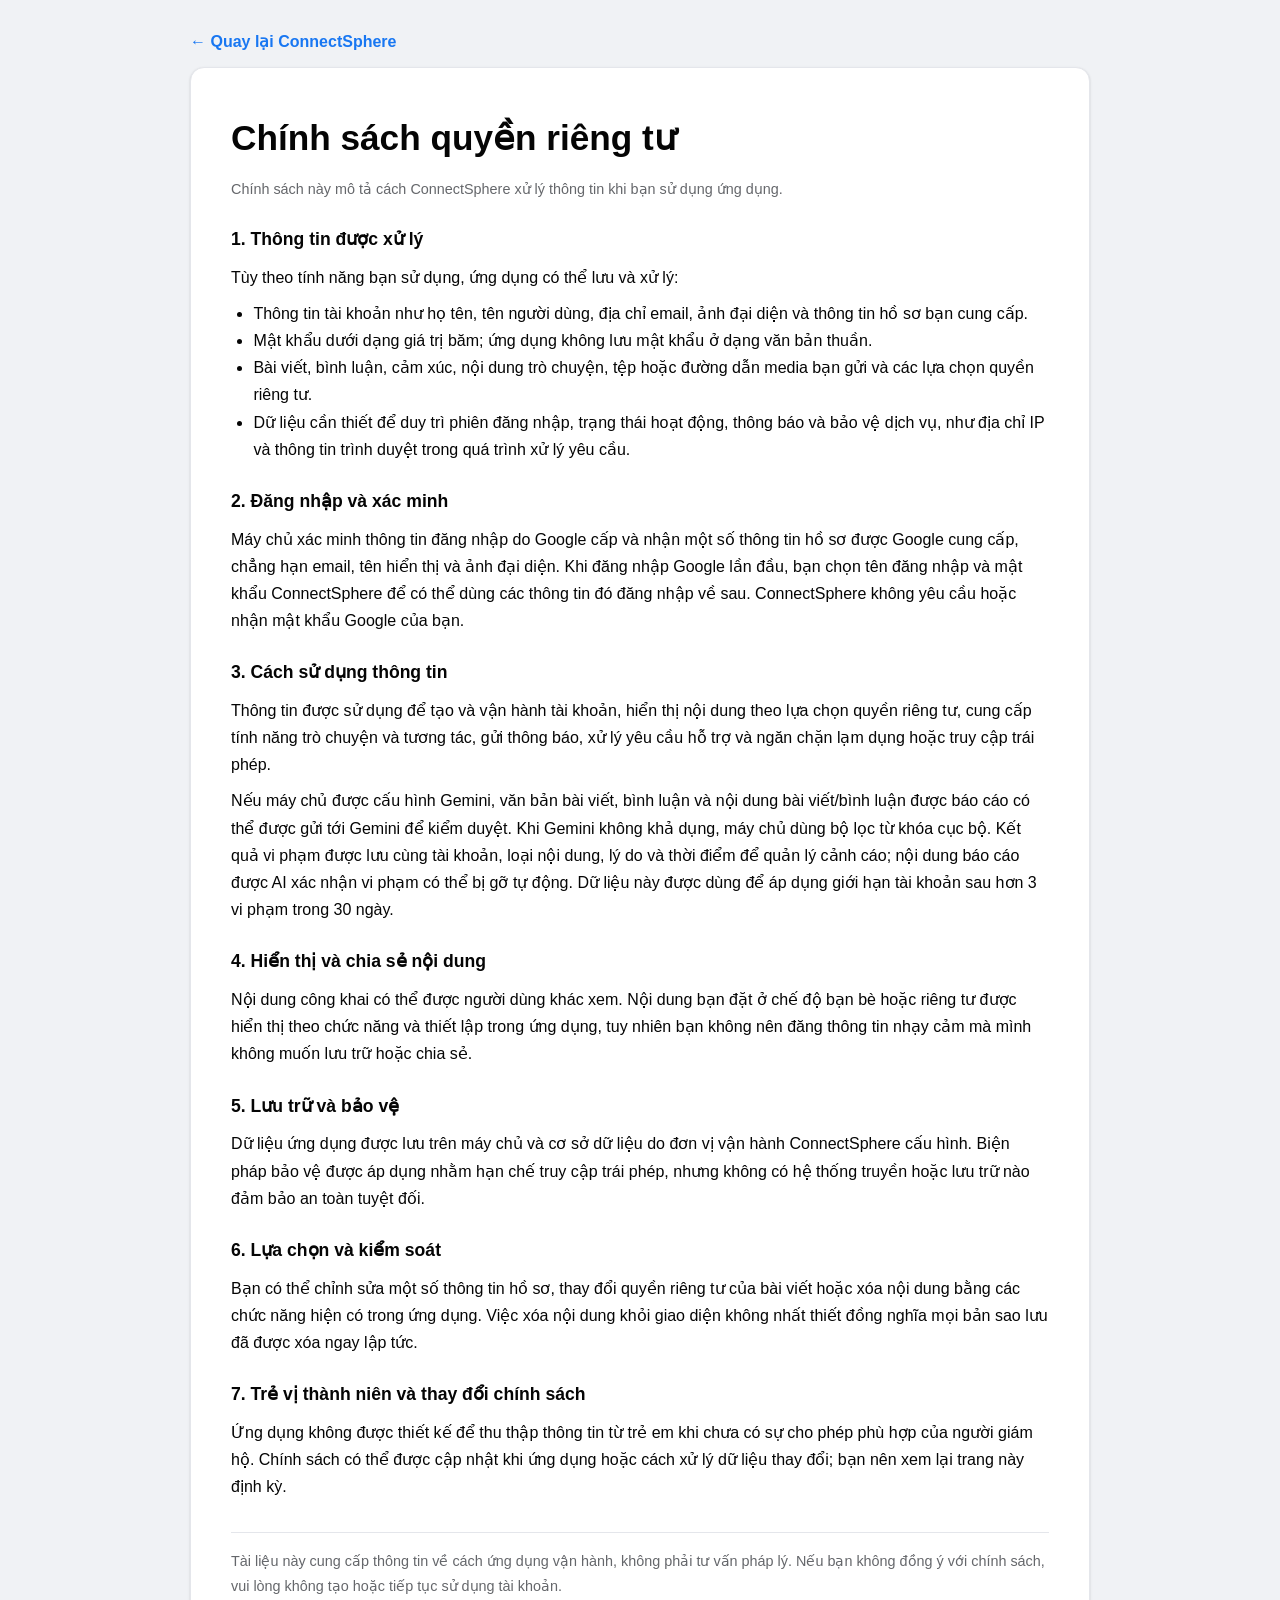
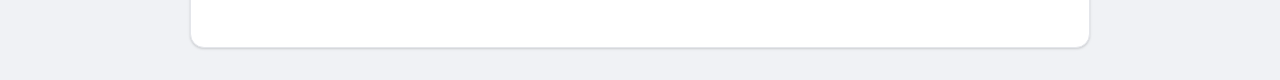
<file: static/privacy.html>
<!DOCTYPE html>
<html lang="vi" data-theme="light">
<head>
  <meta charset="UTF-8">
  <meta name="viewport" content="width=device-width, initial-scale=1.0">
  <title>Chính sách quyền riêng tư - ConnectSphere</title>
  <script>if (localStorage.getItem('cs_theme') === 'dark') document.documentElement.dataset.theme = 'dark';</script>
  <link rel="stylesheet" href="css/style.css?v=20261115-gif-saved">
</head>
<body>
  <main class="legal-page">
    <a class="legal-back-link" href="index.html">← Quay lại ConnectSphere</a>
    <article class="legal-card">
      <h1>Chính sách quyền riêng tư</h1>
      <p class="legal-updated">Chính sách này mô tả cách ConnectSphere xử lý thông tin khi bạn sử dụng ứng dụng.</p>

      <h2>1. Thông tin được xử lý</h2>
      <p>Tùy theo tính năng bạn sử dụng, ứng dụng có thể lưu và xử lý:</p>
      <ul>
        <li>Thông tin tài khoản như họ tên, tên người dùng, địa chỉ email, ảnh đại diện và thông tin hồ sơ bạn cung cấp.</li>
        <li>Mật khẩu dưới dạng giá trị băm; ứng dụng không lưu mật khẩu ở dạng văn bản thuần.</li>
        <li>Bài viết, bình luận, cảm xúc, nội dung trò chuyện, tệp hoặc đường dẫn media bạn gửi và các lựa chọn quyền riêng tư.</li>
        <li>Dữ liệu cần thiết để duy trì phiên đăng nhập, trạng thái hoạt động, thông báo và bảo vệ dịch vụ, như địa chỉ IP và thông tin trình duyệt trong quá trình xử lý yêu cầu.</li>
      </ul>

      <h2>2. Đăng nhập và xác minh</h2>
      <p>Máy chủ xác minh thông tin đăng nhập do Google cấp và nhận một số thông tin hồ sơ được Google cung cấp, chẳng hạn email, tên hiển thị và ảnh đại diện. Khi đăng nhập Google lần đầu, bạn chọn tên đăng nhập và mật khẩu ConnectSphere để có thể dùng các thông tin đó đăng nhập về sau. ConnectSphere không yêu cầu hoặc nhận mật khẩu Google của bạn.</p>

      <h2>3. Cách sử dụng thông tin</h2>
      <p>Thông tin được sử dụng để tạo và vận hành tài khoản, hiển thị nội dung theo lựa chọn quyền riêng tư, cung cấp tính năng trò chuyện và tương tác, gửi thông báo, xử lý yêu cầu hỗ trợ và ngăn chặn lạm dụng hoặc truy cập trái phép.</p>
      <p>Nếu máy chủ được cấu hình Gemini, văn bản bài viết, bình luận và nội dung bài viết/bình luận được báo cáo có thể được gửi tới Gemini để kiểm duyệt. Khi Gemini không khả dụng, máy chủ dùng bộ lọc từ khóa cục bộ. Kết quả vi phạm được lưu cùng tài khoản, loại nội dung, lý do và thời điểm để quản lý cảnh cáo; nội dung báo cáo được AI xác nhận vi phạm có thể bị gỡ tự động. Dữ liệu này được dùng để áp dụng giới hạn tài khoản sau hơn 3 vi phạm trong 30 ngày.</p>

      <h2>4. Hiển thị và chia sẻ nội dung</h2>
      <p>Nội dung công khai có thể được người dùng khác xem. Nội dung bạn đặt ở chế độ bạn bè hoặc riêng tư được hiển thị theo chức năng và thiết lập trong ứng dụng, tuy nhiên bạn không nên đăng thông tin nhạy cảm mà mình không muốn lưu trữ hoặc chia sẻ.</p>

      <h2>5. Lưu trữ và bảo vệ</h2>
      <p>Dữ liệu ứng dụng được lưu trên máy chủ và cơ sở dữ liệu do đơn vị vận hành ConnectSphere cấu hình. Biện pháp bảo vệ được áp dụng nhằm hạn chế truy cập trái phép, nhưng không có hệ thống truyền hoặc lưu trữ nào đảm bảo an toàn tuyệt đối.</p>

      <h2>6. Lựa chọn và kiểm soát</h2>
      <p>Bạn có thể chỉnh sửa một số thông tin hồ sơ, thay đổi quyền riêng tư của bài viết hoặc xóa nội dung bằng các chức năng hiện có trong ứng dụng. Việc xóa nội dung khỏi giao diện không nhất thiết đồng nghĩa mọi bản sao lưu đã được xóa ngay lập tức.</p>

      <h2>7. Trẻ vị thành niên và thay đổi chính sách</h2>
      <p>Ứng dụng không được thiết kế để thu thập thông tin từ trẻ em khi chưa có sự cho phép phù hợp của người giám hộ. Chính sách có thể được cập nhật khi ứng dụng hoặc cách xử lý dữ liệu thay đổi; bạn nên xem lại trang này định kỳ.</p>

      <p class="legal-note">Tài liệu này cung cấp thông tin về cách ứng dụng vận hành, không phải tư vấn pháp lý. Nếu bạn không đồng ý với chính sách, vui lòng không tạo hoặc tiếp tục sử dụng tài khoản.</p>
    </article>
  </main>
</body>
</html>
</file>
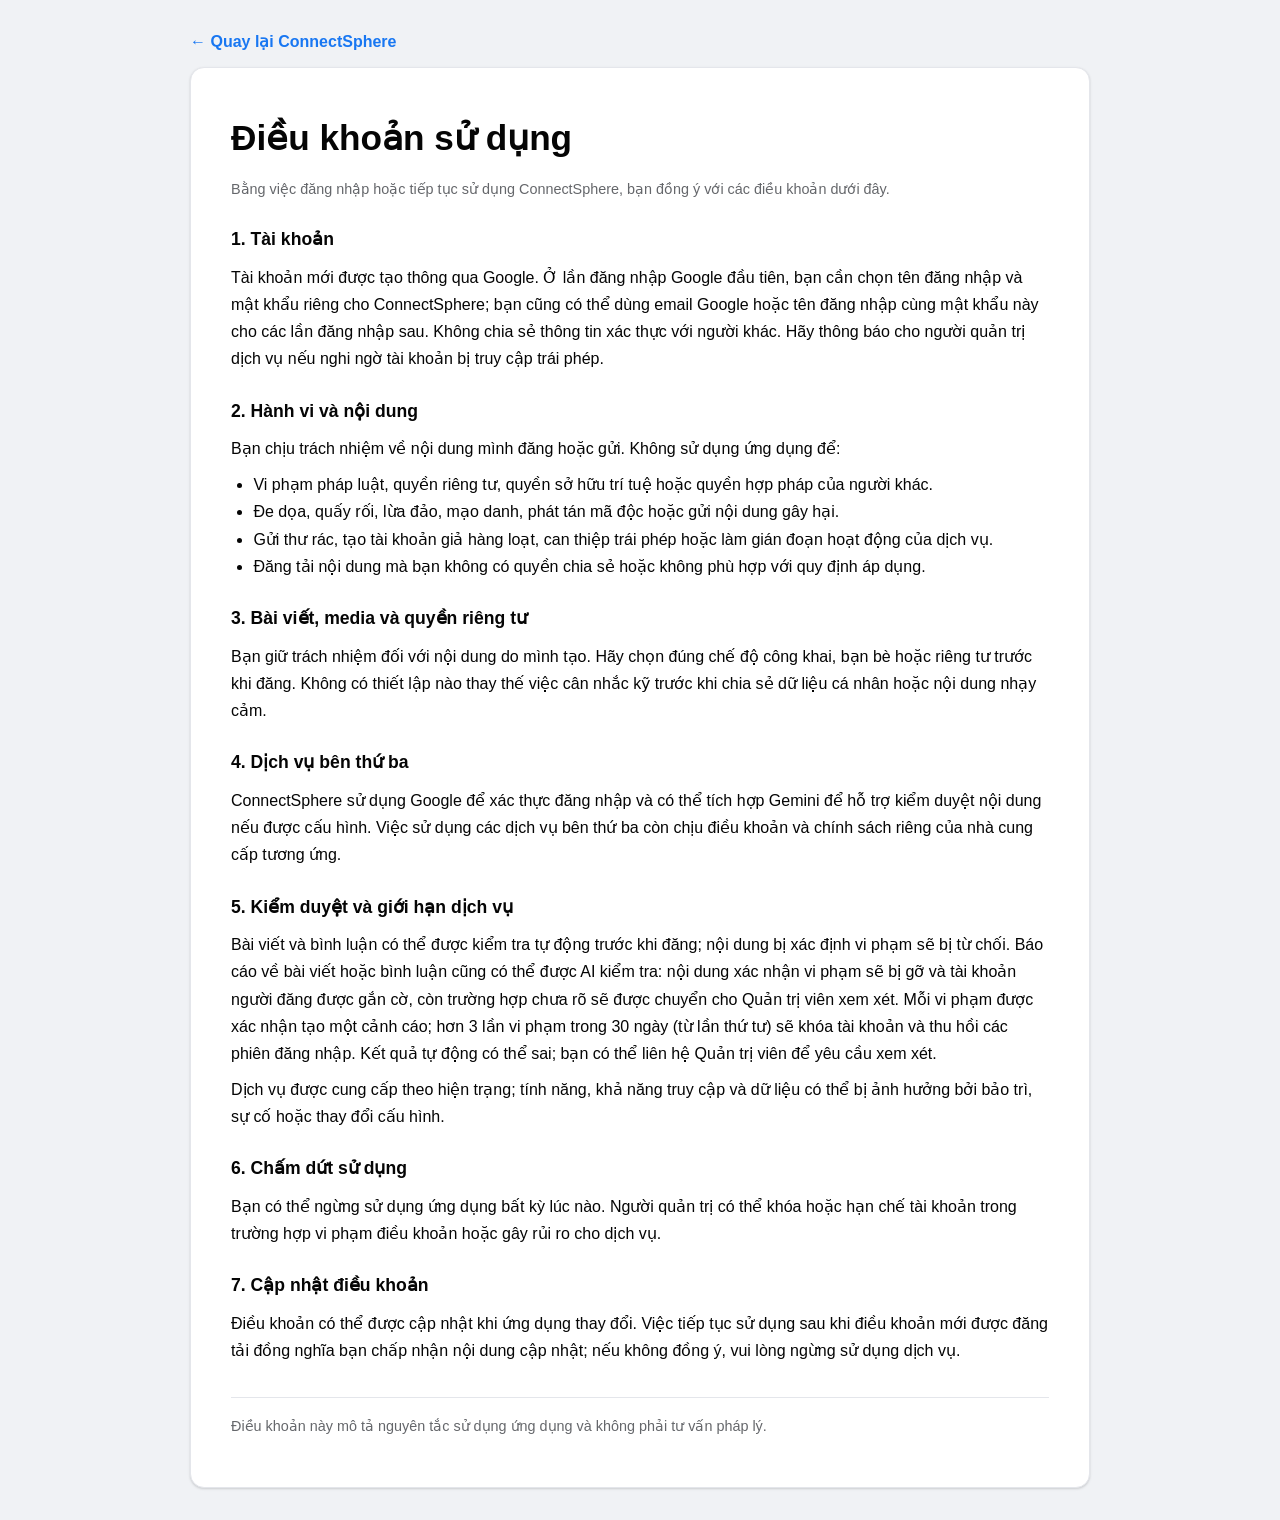
<file: static/terms.html>
<!DOCTYPE html>
<html lang="vi" data-theme="light">
<head>
  <meta charset="UTF-8">
  <meta name="viewport" content="width=device-width, initial-scale=1.0">
  <title>Điều khoản sử dụng - ConnectSphere</title>
  <script>if (localStorage.getItem('cs_theme') === 'dark') document.documentElement.dataset.theme = 'dark';</script>
  <link rel="stylesheet" href="css/style.css?v=20261115-gif-saved">
</head>
<body>
  <main class="legal-page">
    <a class="legal-back-link" href="index.html">← Quay lại ConnectSphere</a>
    <article class="legal-card">
      <h1>Điều khoản sử dụng</h1>
      <p class="legal-updated">Bằng việc đăng nhập hoặc tiếp tục sử dụng ConnectSphere, bạn đồng ý với các điều khoản dưới đây.</p>

      <h2>1. Tài khoản</h2>
      <p>Tài khoản mới được tạo thông qua Google. Ở lần đăng nhập Google đầu tiên, bạn cần chọn tên đăng nhập và mật khẩu riêng cho ConnectSphere; bạn cũng có thể dùng email Google hoặc tên đăng nhập cùng mật khẩu này cho các lần đăng nhập sau. Không chia sẻ thông tin xác thực với người khác. Hãy thông báo cho người quản trị dịch vụ nếu nghi ngờ tài khoản bị truy cập trái phép.</p>

      <h2>2. Hành vi và nội dung</h2>
      <p>Bạn chịu trách nhiệm về nội dung mình đăng hoặc gửi. Không sử dụng ứng dụng để:</p>
      <ul>
        <li>Vi phạm pháp luật, quyền riêng tư, quyền sở hữu trí tuệ hoặc quyền hợp pháp của người khác.</li>
        <li>Đe dọa, quấy rối, lừa đảo, mạo danh, phát tán mã độc hoặc gửi nội dung gây hại.</li>
        <li>Gửi thư rác, tạo tài khoản giả hàng loạt, can thiệp trái phép hoặc làm gián đoạn hoạt động của dịch vụ.</li>
        <li>Đăng tải nội dung mà bạn không có quyền chia sẻ hoặc không phù hợp với quy định áp dụng.</li>
      </ul>

      <h2>3. Bài viết, media và quyền riêng tư</h2>
      <p>Bạn giữ trách nhiệm đối với nội dung do mình tạo. Hãy chọn đúng chế độ công khai, bạn bè hoặc riêng tư trước khi đăng. Không có thiết lập nào thay thế việc cân nhắc kỹ trước khi chia sẻ dữ liệu cá nhân hoặc nội dung nhạy cảm.</p>

      <h2>4. Dịch vụ bên thứ ba</h2>
      <p>ConnectSphere sử dụng Google để xác thực đăng nhập và có thể tích hợp Gemini để hỗ trợ kiểm duyệt nội dung nếu được cấu hình. Việc sử dụng các dịch vụ bên thứ ba còn chịu điều khoản và chính sách riêng của nhà cung cấp tương ứng.</p>

      <h2>5. Kiểm duyệt và giới hạn dịch vụ</h2>
      <p>Bài viết và bình luận có thể được kiểm tra tự động trước khi đăng; nội dung bị xác định vi phạm sẽ bị từ chối. Báo cáo về bài viết hoặc bình luận cũng có thể được AI kiểm tra: nội dung xác nhận vi phạm sẽ bị gỡ và tài khoản người đăng được gắn cờ, còn trường hợp chưa rõ sẽ được chuyển cho Quản trị viên xem xét. Mỗi vi phạm được xác nhận tạo một cảnh cáo; hơn 3 lần vi phạm trong 30 ngày (từ lần thứ tư) sẽ khóa tài khoản và thu hồi các phiên đăng nhập. Kết quả tự động có thể sai; bạn có thể liên hệ Quản trị viên để yêu cầu xem xét.</p>
      <p>Dịch vụ được cung cấp theo hiện trạng; tính năng, khả năng truy cập và dữ liệu có thể bị ảnh hưởng bởi bảo trì, sự cố hoặc thay đổi cấu hình.</p>

      <h2>6. Chấm dứt sử dụng</h2>
      <p>Bạn có thể ngừng sử dụng ứng dụng bất kỳ lúc nào. Người quản trị có thể khóa hoặc hạn chế tài khoản trong trường hợp vi phạm điều khoản hoặc gây rủi ro cho dịch vụ.</p>

      <h2>7. Cập nhật điều khoản</h2>
      <p>Điều khoản có thể được cập nhật khi ứng dụng thay đổi. Việc tiếp tục sử dụng sau khi điều khoản mới được đăng tải đồng nghĩa bạn chấp nhận nội dung cập nhật; nếu không đồng ý, vui lòng ngừng sử dụng dịch vụ.</p>

      <p class="legal-note">Điều khoản này mô tả nguyên tắc sử dụng ứng dụng và không phải tư vấn pháp lý.</p>
    </article>
  </main>
</body>
</html>
</file>
<file: static/css/style.css>
/* ==========================================================================
   Máº NG XÃƒ Há»˜I MINI C++ - STYLESHEET CHUáº¨N HIá»†N Äáº I
   Cháº¿ Ä‘á»™ SÃ¡ng (Light) & Tá»‘i (Dark)
   ========================================================================== */

:root {
  --bg-primary: #f0f2f5;
  --bg-surface: #ffffff;
  --bg-surface-hover: #f2f3f5;
  --bg-surface-secondary: #e4e6eb;
  --text-main: #050505;
  --text-muted: #65676b;
  --text-on-primary: #ffffff;
  --border-color: #e4e6eb;
  --primary: #1877f2;
  --primary-hover: #166fe5;
  --primary-light: #e7f3ff;
  --accent-red: #f02849;
  --accent-green: #31a24c;
  --card-shadow: 0 1px 3px rgba(0, 0, 0, 0.1), 0 1px 2px rgba(0, 0, 0, 0.06);
  --modal-overlay: rgba(0, 0, 0, 0.5);
  --chat-bubble-me: #0084ff;
  --chat-bubble-other: #e4e6eb;
  --chat-text-other: #050505;
  --scrollbar-track: #f0f2f5;
  --scrollbar-thumb: #c1c4c9;
  --scrollbar-thumb-hover: #a8abb0;
  color-scheme: light;
  scrollbar-color: var(--scrollbar-thumb) var(--scrollbar-track);
}

[data-theme="dark"] {
  --bg-primary: #18191a;
  --bg-surface: #242526;
  --bg-surface-hover: #3a3b3c;
  --bg-surface-secondary: #3a3b3c;
  --text-main: #e4e6eb;
  --text-muted: #b0b3b8;
  --text-on-primary: #ffffff;
  --border-color: #393a3b;
  --primary: #2d88ff;
  --primary-hover: #3b93ff;
  --primary-light: #263951;
  --accent-red: #f3425f;
  --accent-green: #45bd62;
  --card-shadow: 0 2px 8px rgba(0, 0, 0, 0.35);
  --modal-overlay: rgba(0, 0, 0, 0.75);
  --chat-bubble-me: #2d88ff;
  --chat-bubble-other: #3a3b3c;
  --chat-text-other: #e4e6eb;
  --scrollbar-track: #18191a;
  --scrollbar-thumb: #5c5e60;
  --scrollbar-thumb-hover: #77797b;
  color-scheme: dark;
}

::-webkit-scrollbar {
  background-color: var(--scrollbar-track);
}

::-webkit-scrollbar-track {
  background-color: var(--scrollbar-track);
}

::-webkit-scrollbar-thumb {
  border: 2px solid var(--scrollbar-track);
  border-radius: 999px;
  background-color: var(--scrollbar-thumb);
}

::-webkit-scrollbar-thumb:hover {
  background-color: var(--scrollbar-thumb-hover);
}

html {
  background-color: var(--bg-primary);
}

* {
  margin: 0;
  padding: 0;
  box-sizing: border-box;
  font-family: -apple-system, BlinkMacSystemFont, "Segoe UI", Roboto, Helvetica, Arial, sans-serif;
}

body {
  background-color: var(--bg-primary);
  color: var(--text-main);
  min-height: 100vh;
  display: flex;
  flex-direction: column;
}

/* ================= HEADER / NAVBAR ================= */
.navbar {
  position: sticky;
  top: 0;
  z-index: 100;
  background-color: var(--bg-surface);
  border-bottom: 1px solid var(--border-color);
  box-shadow: var(--card-shadow);
  display: flex;
  align-items: center;
  justify-content: space-between;
  padding: 0.6rem 1.5rem;
  height: 60px;
}

.nav-left {
  display: flex;
  align-items: center;
  gap: 1rem;
}

.logo-container {
  display: flex;
  flex-shrink: 0;
  align-items: center;
  gap: 0.5rem;
  font-size: 1.25rem;
  font-weight: 700;
  color: var(--primary);
  text-decoration: none;
  cursor: pointer;
}

.logo-container span {
  white-space: nowrap;
}

.nav-left,
.search-box-wrapper {
  min-width: 0;
}

.logo-icon {
  width: 36px;
  height: 36px;
  background: linear-gradient(135deg, #1877f2, #00c6ff);
  color: white;
  border-radius: 50%;
  display: flex;
  align-items: center;
  justify-content: center;
  font-size: 1.2rem;
  font-weight: 900;
}

.nav-search {
  background-color: var(--bg-surface-secondary);
  border-radius: 20px;
  padding: 0.4rem 1rem;
  display: flex;
  align-items: center;
  width: 260px;
}

.nav-search input {
  background: transparent;
  border: none;
  outline: none;
  color: var(--text-main);
  width: 100%;
  font-size: 0.9rem;
}

.nav-right {
  display: flex;
  align-items: center;
  gap: 0.75rem;
}

.navbar.has-mobile-primary-nav #logoutBtn,
.navbar.has-mobile-primary-nav .nav-right > a[href*="friends.html?tab=requests"]:not(.mobile-primary-link),
.navbar.has-mobile-primary-nav .nav-right > a[href="messenger.html"]:not(.mobile-primary-link) {
  display: none !important;
}

.btn-icon {
  width: 40px;
  height: 40px;
  border-radius: 50%;
  background-color: var(--bg-surface-secondary);
  color: var(--text-main);
  border: none;
  cursor: pointer;
  display: flex;
  align-items: center;
  justify-content: center;
  font-size: 1.1rem;
  position: relative;
}

.btn-icon:hover {
  background-color: var(--bg-surface-hover);
}

.badge-counter {
  position: absolute;
  top: -3px;
  right: -3px;
  background-color: var(--accent-red);
  color: white;
  font-size: 0.7rem;
  font-weight: 700;
  width: 18px;
  height: 18px;
  border-radius: 50%;
  display: flex;
  align-items: center;
  justify-content: center;
}

.user-nav-badge {
  display: flex;
  align-items: center;
  gap: 0.5rem;
  padding: 0.25rem 0.6rem;
  border-radius: 20px;
  cursor: pointer;
  background-color: var(--bg-surface-secondary);
}

.user-nav-badge:hover {
  background-color: var(--bg-surface-hover);
}

.user-nav-badge img {
  width: 32px;
  height: 32px;
  border-radius: 50%;
  object-fit: cover;
}

.user-nav-badge span {
  font-weight: 600;
  font-size: 0.9rem;
}

.desktop-primary-nav {
  display: flex;
  flex: 1 1 300px;
  min-width: 150px;
  max-width: 640px;
  height: 100%;
  align-items: stretch;
  justify-content: center;
  gap: 4px;
  margin: 0 0.75rem;
}

.desktop-primary-nav a {
  display: flex;
  flex: 1 1 0;
  max-width: 112px;
  align-items: center;
  justify-content: center;
  border-bottom: 3px solid transparent;
  border-radius: 8px 8px 0 0;
  color: var(--text-muted);
  text-decoration: none;
}

.desktop-primary-nav a:hover {
  background: var(--bg-surface-hover);
}

.desktop-primary-nav a.active {
  border-bottom-color: var(--primary);
  color: var(--primary);
}

.desktop-primary-nav svg {
  width: 25px;
  height: 25px;
}

.mobile-nav-controls {
  display: flex;
  position: relative;
  flex: 0 0 auto;
  align-items: center;
  gap: 0.5rem;
}

.mobile-nav-action {
  display: flex;
  width: 40px;
  height: 40px;
  align-items: center;
  justify-content: center;
  border: 0;
  border-radius: 50%;
  color: var(--text-main);
  background: var(--bg-surface-secondary);
  cursor: pointer;
}

.mobile-nav-action:hover,
.mobile-nav-action[aria-expanded="true"] {
  background: var(--bg-surface-hover);
  color: var(--primary);
}

.mobile-nav-action svg {
  width: 22px;
  height: 22px;
}

.mobile-search-toggle {
  display: none;
}

.mobile-nav-menu {
  display: none;
  position: absolute;
  top: calc(100% + 8px);
  right: 0;
  z-index: 1100;
  width: min(250px, calc(100vw - 24px));
  padding: 6px;
  border: 1px solid var(--border-color);
  border-radius: 12px;
  background: var(--bg-surface);
  box-shadow: 0 8px 26px rgba(0, 0, 0, 0.2);
}

.mobile-nav-menu.show {
  display: flex;
  flex-direction: column;
}

.mobile-nav-menu button {
  display: flex;
  min-height: 44px;
  align-items: center;
  gap: 10px;
  padding: 0 10px;
  border: 0;
  border-radius: 8px;
  background: transparent;
  color: var(--text-main);
  cursor: pointer;
  font-size: 0.9rem;
  text-align: left;
}

.mobile-nav-menu button:hover {
  background: var(--bg-surface-hover);
}

.mobile-nav-menu button span {
  width: 22px;
  text-align: center;
}

.mobile-primary-link,
.mobile-primary-search {
  display: none;
}

/* ================= MAIN CONTAINER ================= */
.main-wrapper {
  max-width: 1400px;
  margin: 0 auto;
  width: 100%;
  display: grid;
  grid-template-columns: 280px minmax(0, 1fr) 340px;
  gap: 1.5rem;
  padding: 1.5rem 1rem;
  flex: 1;
}

.friends-main-wrapper {
  grid-template-columns: 280px minmax(0, 1fr);
}

.friends-main-wrapper .feed-container {
  max-width: none;
}

/* ================= LEFT SIDEBAR ================= */
.sidebar {
  position: sticky;
  top: 76px;
  height: calc(100vh - 90px);
  overflow-y: auto;
  display: flex;
  flex-direction: column;
  gap: 1rem;
}

.user-profile-card {
  background-color: var(--bg-surface);
  border-radius: 12px;
  padding: 1.25rem;
  box-shadow: var(--card-shadow);
  border: 1px solid var(--border-color);
  text-align: center;
}

.user-profile-card img {
  width: 80px;
  height: 80px;
  border-radius: 50%;
  border: 3px solid var(--primary);
  margin-bottom: 0.5rem;
  background-color: #d2d6dc;
  object-fit: cover;
  cursor: pointer;
}

.user-profile-card h3 {
  font-size: 1.1rem;
  margin-bottom: 0.2rem;
}

.user-profile-card p.bio {
  font-size: 0.85rem;
  color: var(--text-muted);
  margin-bottom: 0.8rem;
  font-style: italic;
}

.profile-meta {
  font-size: 0.8rem;
  color: var(--text-muted);
  text-align: left;
  display: flex;
  flex-direction: column;
  gap: 0.35rem;
  margin-top: 0.75rem;
  border-top: 1px solid var(--border-color);
  padding-top: 0.75rem;
}

/* ================= SIDEBAR NAV (phân cấp) ================= */
.sidebar-nav {
  background-color: var(--bg-surface);
  border-radius: 14px;
  box-shadow: var(--card-shadow);
  border: 1px solid var(--border-color);
  overflow: visible;
  padding: 0.5rem;
  display: flex !important;
  flex-direction: column;
  gap: 0.45rem;
  visibility: visible !important;
  opacity: 1 !important;
}

.sidebar-nav-item,
a.sidebar-nav-item,
button.sidebar-nav-item {
  display: flex !important;
  align-items: center;
  gap: 0.75rem;
  width: 100%;
  padding: 0.8rem 0.9rem;
  margin: 0;
  border: 1px solid transparent;
  border-radius: 12px;
  background: var(--bg-surface);
  color: var(--text-main) !important;
  font-size: 0.95rem !important;
  font-weight: 600 !important;
  font-family: inherit;
  line-height: 1.3;
  text-decoration: none !important;
  cursor: pointer;
  transition: background 0.15s ease, border-color 0.15s ease, box-shadow 0.15s ease;
  box-sizing: border-box;
  min-height: 48px;
  text-align: left;
  appearance: none;
  -webkit-appearance: none;
  visibility: visible !important;
  opacity: 1 !important;
}

.sidebar-nav-item .nav-icon {
  width: 34px;
  height: 34px;
  border-radius: 10px;
  display: inline-flex;
  align-items: center;
  justify-content: center;
  font-size: 1.05rem;
  flex-shrink: 0;
  background: var(--bg-surface-secondary, rgba(0,0,0,0.04));
}

.sidebar-nav-item .nav-label {
  flex: 1;
  min-width: 0;
  white-space: nowrap;
  overflow: hidden;
  text-overflow: ellipsis;
  color: inherit;
}

.sidebar-nav-item .nav-chevron {
  font-size: 0.7rem;
  color: var(--text-muted);
  transition: transform 0.2s ease;
  flex-shrink: 0;
}

.sidebar-nav-item .nav-badge {
  min-width: 20px;
  height: 20px;
  padding: 0 6px;
  border-radius: 999px;
  background: var(--accent-red, #e74c3c);
  color: #fff;
  font-size: 0.72rem;
  font-weight: 700;
  display: inline-flex;
  align-items: center;
  justify-content: center;
  flex-shrink: 0;
}

.sidebar-nav-item:hover {
  background: var(--bg-surface-hover, rgba(24, 119, 242, 0.08));
  color: var(--primary) !important;
}

.sidebar-nav-item:hover .nav-icon {
  background: var(--primary-light, rgba(24, 119, 242, 0.12));
}

.sidebar-nav-item.active {
  background: var(--primary-light, #e7f3ff);
  border-color: rgba(24, 119, 242, 0.25);
  color: var(--primary) !important;
  box-shadow: 0 2px 8px rgba(24, 119, 242, 0.1);
}

.sidebar-nav-item.active .nav-icon {
  background: rgba(24, 119, 242, 0.15);
}

.sidebar-nav-group {
  display: block !important;
  border-radius: 12px;
  overflow: hidden;
  margin: 0;
  border: 1px solid var(--border-color);
  background: var(--bg-surface);
  visibility: visible !important;
}

.sidebar-nav-group.open > .sidebar-nav-item .nav-chevron {
  transform: rotate(180deg);
}

.sidebar-nav-sub {
  display: none;
  flex-direction: column;
  gap: 0.15rem;
  padding: 0.3rem 0.4rem 0.5rem;
  border-top: 1px solid var(--border-color);
  background: var(--bg-surface-secondary, #f0f2f5);
}

.sidebar-nav-group.open > .sidebar-nav-sub {
  display: flex !important;
}

.sidebar-nav-sub a,
.sidebar-nav-sub button {
  display: flex !important;
  align-items: center;
  gap: 0.55rem;
  width: 100%;
  padding: 0.55rem 0.7rem;
  border: none;
  background: transparent;
  border-radius: 8px;
  color: var(--text-main) !important;
  font-size: 0.84rem !important;
  font-weight: 500;
  font-family: inherit;
  text-decoration: none;
  cursor: pointer;
  text-align: left;
  min-height: 36px;
  box-sizing: border-box;
  appearance: none;
  -webkit-appearance: none;
}

.sidebar-nav-sub a:hover,
.sidebar-nav-sub button:hover {
  background: var(--bg-surface-hover, #e4e6eb);
  color: var(--primary) !important;
}

.sidebar-nav-sub a.active,
.sidebar-nav-sub button.active {
  background: var(--primary-light, #e7f3ff);
  color: var(--primary) !important;
  font-weight: 600;
}

.sidebar-nav-sub .sub-icon {
  width: 22px;
  text-align: center;
  flex-shrink: 0;
  font-size: 0.9rem;
}

.sidebar-nav-sub .sub-badge {
  margin-left: auto;
  min-width: 18px;
  height: 18px;
  padding: 0 5px;
  border-radius: 999px;
  background: var(--accent-red, #e74c3c);
  color: #fff;
  font-size: 0.68rem;
  font-weight: 700;
  display: inline-flex;
  align-items: center;
  justify-content: center;
}

.sidebar-menu {
  background-color: var(--bg-surface);
  border-radius: 12px;
  box-shadow: var(--card-shadow);
  border: 1px solid var(--border-color);
  overflow: hidden;
  list-style: none;
}

.sidebar-menu li a {
  display: flex;
  align-items: center;
  gap: 0.8rem;
  padding: 0.8rem 1rem;
  color: var(--text-main);
  text-decoration: none;
  font-weight: 500;
  cursor: pointer;
}

.sidebar-menu li a:hover, .sidebar-menu li.active a {
  background-color: var(--bg-surface-hover);
  color: var(--primary);
}

@media (max-width: 900px) {
  .sidebar-nav-item {
    padding: 0.65rem 0.75rem;
    font-size: 0.88rem;
  }
  .sidebar-nav-item .nav-icon {
    width: 30px;
    height: 30px;
    font-size: 0.95rem;
  }
}

/* ================= CENTER FEED ================= */
.feed-container {
  min-width: 0;
  display: flex;
  flex-direction: column;
  gap: 1.25rem;
}

.create-post-card {
  background-color: var(--bg-surface);
  border-radius: 12px;
  padding: 1.2rem;
  box-shadow: var(--card-shadow);
  border: 1px solid var(--border-color);
}

.create-post-top {
  display: flex;
  align-items: flex-start;
  gap: 0.8rem;
  margin-bottom: 0.8rem;
}

.create-post-top img {
  width: 44px;
  height: 44px;
  border-radius: 50%;
  object-fit: cover;
  background-color: #d2d6dc;
}

.create-post-input-container {
  flex: 1;
  display: flex;
  flex-direction: column;
  gap: 0.4rem;
  background-color: var(--bg-surface-secondary);
  border-radius: 12px;
  border: 1px solid var(--border-color);
  padding: 0.5rem 0.8rem;
  transition: all 0.2s ease;
}

.create-post-input-container:focus-within {
  background-color: var(--bg-surface);
  border-color: var(--primary);
  box-shadow: 0 0 0 2px rgba(24, 119, 242, 0.15);
}

.create-post-title-input {
  background: transparent;
  border: none;
  border-bottom: 1px dashed var(--border-color);
  padding: 0.35rem 0.2rem;
  font-size: 0.95rem;
  font-weight: 700;
  color: var(--text-main);
  outline: none;
  width: 100%;
}

.create-post-title-input::placeholder {
  color: var(--text-muted);
  font-weight: 500;
}

.create-post-top textarea, .create-post-textarea {
  flex: 1;
  background: transparent !important;
  border: none !important;
  border-radius: 0;
  padding: 0.35rem 0.2rem;
  color: var(--text-main);
  font-size: 0.95rem;
  resize: none !important;
  min-height: 60px;
  outline: none !important;
  font-family: inherit;
  line-height: 1.45;
}

.post-visibility-select {
  padding: 0.35rem 0.65rem;
  border-radius: 18px;
  border: 1px solid var(--border-color);
  background-color: var(--bg-surface-secondary);
  color: var(--text-main);
  font-size: 0.82rem;
  font-weight: 600;
  cursor: pointer;
  outline: none;
  transition: all 0.15s ease;
}

.post-visibility-select:hover {
  background-color: var(--bg-surface-hover);
  border-color: var(--primary);
}

/* Preview Ä‘Ã­nh kÃ¨m áº£nh / video khi Ä‘Äƒng bÃ i */
.media-preview-container {
  margin-bottom: 0.8rem;
  position: relative;
  border-radius: 8px;
  overflow: hidden;
  max-height: 280px;
  display: none;
}

.media-preview-container img, .media-preview-container video {
  width: 100%;
  max-height: 280px;
  object-fit: contain;
  background-color: #000;
}

.post-image-preview-gallery {
  grid-template-columns: repeat(auto-fit, minmax(150px, 1fr));
  gap: 0.35rem;
  align-items: center;
  background: #000;
}

.post-image-preview-gallery img {
  width: 100%;
  height: 240px;
  object-fit: contain;
}

.edit-post-image-preview-gallery {
  display: grid;
  grid-template-columns: repeat(auto-fit, minmax(100px, 1fr));
  gap: 0.25rem;
  width: 100%;
}

.edit-post-image-preview-gallery img {
  width: 100%;
  height: 180px;
  object-fit: contain;
}

.btn-remove-media {
  position: absolute;
  top: 8px;
  right: 8px;
  background: rgba(0,0,0,0.6);
  color: white;
  border: none;
  width: 28px;
  height: 28px;
  border-radius: 50%;
  cursor: pointer;
}

.create-post-bottom {
  display: flex;
  justify-content: space-between;
  align-items: center;
  border-top: 1px solid var(--border-color);
  padding-top: 0.75rem;
}

.post-publish-actions {
  display: flex;
  align-items: center;
  gap: 0.5rem;
}

.media-actions {
  display: flex;
  gap: 0.5rem;
}

.btn-attach {
  background: transparent;
  border: none;
  color: var(--text-muted);
  cursor: pointer;
  display: flex;
  align-items: center;
  gap: 0.35rem;
  font-size: 0.85rem;
  font-weight: 600;
  padding: 0.35rem 0.6rem;
  border-radius: 6px;
}

.btn-attach:hover {
  background-color: var(--bg-surface-secondary);
}

.btn-primary {
  background-color: var(--primary);
  color: var(--text-on-primary);
  border: none;
  padding: 0.5rem 1.25rem;
  border-radius: 8px;
  font-weight: 600;
  cursor: pointer;
  display: inline-flex;
  align-items: center;
  gap: 0.4rem;
}

.btn-primary:hover {
  background-color: var(--primary-hover);
}

.btn-secondary {
  background-color: var(--bg-surface-secondary);
  color: var(--text-main);
  border: none;
  padding: 0.5rem 1rem;
  border-radius: 8px;
  font-weight: 600;
  cursor: pointer;
}

.btn-secondary:hover {
  background-color: var(--bg-surface-hover);
}

/* Post Cards */
.post-card {
  min-width: 0;
  background-color: var(--bg-surface);
  border-radius: 12px;
  padding: 1.25rem;
  box-shadow: var(--card-shadow);
  border: 1px solid var(--border-color);
  display: flex;
  flex-direction: column;
  gap: 0.8rem;
}

.post-card.post-notification-target {
  outline: 2px solid var(--primary);
  outline-offset: 3px;
}

.post-header {
  display: flex;
  align-items: center;
  justify-content: space-between;
}

.post-header-left {
  display: flex;
  align-items: center;
  gap: 0.75rem;
  cursor: pointer;
}

.post-header-left img {
  width: 44px;
  height: 44px;
  border-radius: 50%;
  object-fit: cover;
  background-color: #d2d6dc;
}

.post-author-name {
  font-weight: 600;
  font-size: 0.95rem;
}

.post-time {
  font-size: 0.75rem;
  color: var(--text-muted);
}

.post-content {
  font-size: 0.95rem;
  line-height: 1.5;
  white-space: pre-wrap;
}

.post-content-collapsed {
  display: -webkit-box;
  -webkit-box-orient: vertical;
  -webkit-line-clamp: 5;
  overflow: hidden;
}

.post-content-toggle {
  padding: 3px 0;
  border: 0;
  background: transparent;
  color: var(--primary);
  font: inherit;
  font-weight: 600;
  cursor: pointer;
}

.post-media-box {
  min-width: 0;
  max-width: 100%;
  border-radius: 8px;
  margin-top: 0.4rem;
}

.post-media-box img, .post-media-box video {
  width: 100%;
  max-width: 100%;
  max-height: 720px;
  height: auto;
  object-fit: contain;
  display: block;
  border-radius: 8px;
}

.post-media-gallery {
  display: grid;
  grid-template-columns: repeat(auto-fit, minmax(180px, 1fr));
  gap: 0.4rem;
}

.post-media-image {
  min-width: 0;
  align-self: center;
}

.post-media-image img {
  max-height: 720px;
  object-fit: contain;
}

.post-stats {
  display: flex;
  justify-content: space-between;
  font-size: 0.85rem;
  color: var(--text-muted);
  padding-bottom: 0.4rem;
  border-bottom: 1px solid var(--border-color);
}

.post-actions {
  display: flex;
  justify-content: space-around;
  padding: 0.25rem 0;
  border-top: 1px solid var(--border-color);
  border-bottom: 1px solid var(--border-color);
  margin-top: 0.5rem;
  gap: 0.4rem;
  position: relative;
}

.reaction-btn-wrapper {
  position: relative;
  flex: 1;
  display: flex;
}

.btn-post-action, .post-action-btn {
  background: transparent !important;
  border: none !important;
  outline: none !important;
  box-shadow: none !important;
  color: var(--text-muted);
  font-weight: 600;
  font-size: 0.9rem;
  padding: 0.55rem 0.6rem;
  border-radius: 6px;
  cursor: pointer;
  display: flex;
  align-items: center;
  gap: 0.45rem;
  flex: 1;
  justify-content: center;
  transition: background-color 0.15s ease, color 0.15s ease;
  user-select: none;
}

.btn-post-action:hover, .post-action-btn:hover {
  background-color: var(--bg-surface-hover) !important;
  color: var(--text-main);
}

.btn-post-action.reacted-love, .post-action-btn.reacted-love { color: var(--accent-red) !important; font-weight: 700; }
.btn-post-action.reacted-like, .post-action-btn.reacted-like { color: var(--primary) !important; font-weight: 700; }
.btn-post-action.reacted-haha, .post-action-btn.reacted-haha { color: #f7b125 !important; font-weight: 700; }
.btn-post-action.reacted-wow, .post-action-btn.reacted-wow { color: #f7b125 !important; font-weight: 700; }
.btn-post-action.reacted-sad, .post-action-btn.reacted-sad { color: #f7b125 !important; font-weight: 700; }
.btn-post-action.reacted-angry, .post-action-btn.reacted-angry { color: #e44234 !important; font-weight: 700; }

/* Thanh chá»n cáº£m xÃºc phong phÃº (Like, Tim, Haha, Wow, Buá»“n, Ná»•i giáº­n) */
.reaction-popover, .reactions-popup {
  position: absolute;
  bottom: 100%;
  left: 50%;
  transform: translateX(-50%);
  background-color: var(--bg-surface);
  border-radius: 30px;
  box-shadow: 0 4px 18px rgba(0,0,0,0.22);
  border: 1px solid var(--border-color);
  display: none;
  align-items: center;
  gap: 0.45rem;
  padding: 0.35rem 0.65rem;
  z-index: 100;
  white-space: nowrap;
}

.reaction-btn-wrapper:hover .reaction-popover,
.reaction-btn-wrapper:hover .reactions-popup,
.reaction-popover:hover,
.reactions-popup:hover,
.post-action-btn:hover .reactions-popup {
  display: flex !important;
}

.reaction-popover::after,
.reactions-popup::after {
  content: '';
  position: absolute;
  top: 100%;
  left: 0;
  right: 0;
  height: 18px;
  background: transparent;
}

.reaction-item, .reaction-choice {
  font-size: 1.45rem;
  cursor: pointer;
  transition: transform 0.15s ease;
  line-height: 1;
  display: inline-block;
}

.reaction-item:hover, .reaction-choice:hover {
  transform: scale(1.35);
}

/* Comments Section: Chá»‰ hiá»ƒn thá»‹ 1 bÃ¬nh luáº­n má»›i nháº¥t, cÃ³ nÃºt xem thÃªm vÃ  pháº£n há»“i */
.comments-section {
  display: flex;
  flex-direction: column;
  gap: 0.6rem;
  margin-top: 0.4rem;
}

.btn-view-more-comments {
  background: transparent;
  border: none;
  color: var(--primary);
  font-size: 0.85rem;
  font-weight: 600;
  cursor: pointer;
  text-align: left;
  padding: 0.2rem 0;
}

.comment-item {
  display: flex;
  gap: 0.6rem;
}

.comment-item img {
  width: 32px;
  height: 32px;
  border-radius: 50%;
  object-fit: cover;
  background-color: #d2d6dc;
}

.comment-bubble {
  background-color: var(--bg-surface-secondary);
  border-radius: 14px;
  padding: 0.5rem 0.8rem;
  font-size: 0.85rem;
  max-width: calc(100% - 44px);
}

.comment-author {
  font-weight: 600;
  margin-bottom: 0.15rem;
}

.comment-reply-author {
  color: var(--primary);
  font-weight: 600;
  margin-right: 4px;
}

.comment-actions-bar {
  display: flex;
  gap: 0.8rem;
  font-size: 0.75rem;
  color: var(--text-muted);
  margin-top: 0.25rem;
  padding-left: 0.4rem;
}

.comment-reply-btn {
  font-weight: 600;
  cursor: pointer;
  color: var(--text-muted);
}

.comment-reply-btn:hover {
  color: var(--primary);
}

.comment-input-row {
  display: flex;
  align-items: center;
  gap: 0.6rem;
  margin-top: 0.4rem;
}

.comment-input-row img {
  width: 32px;
  height: 32px;
  border-radius: 50%;
  object-fit: cover;
  background-color: #d2d6dc;
}

.comment-input-row input {
  flex: 1;
  background-color: var(--bg-surface-secondary);
  border: none;
  border-radius: 16px;
  padding: 0.5rem 1rem;
  color: var(--text-main);
  outline: none;
  font-size: 0.85rem;
}

/* ================= RIGHT SIDEBAR ================= */
.right-sidebar {
  min-width: 0;
  position: sticky;
  top: 76px;
  height: calc(100vh - 90px);
  overflow-y: auto;
  display: flex;
  flex-direction: column;
  gap: 1.25rem;
}

.widget-card {
  background-color: var(--bg-surface);
  border-radius: 12px;
  padding: 1.2rem;
  box-shadow: var(--card-shadow);
  border: 1px solid var(--border-color);
}

.widget-title {
  font-size: 1rem;
  font-weight: 700;
  margin-bottom: 1rem;
  display: flex;
  align-items: center;
  justify-content: space-between;
}

.suggestion-list {
  display: flex;
  flex-direction: column;
  gap: 0.9rem;
}

.suggestion-item {
  display: flex;
  align-items: center;
  justify-content: space-between;
  gap: 0.6rem;
}

.suggestion-user-info {
  display: flex;
  align-items: center;
  gap: 0.6rem;
  cursor: pointer;
  flex: 1;
}

.suggestion-user-info img {
  width: 44px;
  height: 44px;
  border-radius: 50%;
  object-fit: cover;
  background-color: #d2d6dc;
}

.suggestion-user-details h4 {
  font-size: 0.9rem;
  font-weight: 600;
}

.suggestion-reason {
  font-size: 0.75rem;
  color: var(--primary);
  font-weight: 500;
}

.suggestion-mutual {
  font-size: 0.7rem;
  color: var(--text-muted);
}

.btn-add-friend {
  background-color: var(--primary-light);
  color: var(--primary);
  border: none;
  padding: 0.4rem 0.75rem;
  border-radius: 6px;
  font-weight: 600;
  font-size: 0.8rem;
  cursor: pointer;
  white-space: nowrap;
}

.btn-add-friend:hover {
  background-color: var(--primary);
  color: white;
}

/* LiÃªn há»‡ báº¡n bÃ¨ (HÃ¬nh 4) */
.contact-item {
  display: flex;
  width: 100%;
  min-width: 0;
  align-items: center;
  gap: 0.75rem;
  padding: 0.4rem 0.2rem;
  border-radius: 8px;
  cursor: pointer;
}

.contact-item:hover {
  background-color: var(--bg-surface-hover);
}

.contact-avatar-box {
  position: relative;
  width: 44px;
  height: 44px;
}

.contact-avatar-box img {
  width: 44px;
  height: 44px;
  border-radius: 50%;
  object-fit: cover;
  background-color: #d2d6dc;
}

.online-indicator {
  position: absolute;
  bottom: 0;
  right: 0;
  width: 11px;
  height: 11px;
  border-radius: 50%;
  background-color: var(--accent-green);
  border: 2px solid var(--bg-surface);
}

.online-indicator.online {
  background-color: var(--accent-green) !important;
}

.online-indicator.offline {
  background-color: #8c939d !important;
}

.offline-indicator {
  position: absolute;
  bottom: 0;
  right: 0;
  width: 11px;
  height: 11px;
  border-radius: 50%;
  background-color: #8c939d;
  border: 2px solid var(--bg-surface);
}

.contact-meta {
  flex: 1;
  overflow: hidden;
}

.contact-name {
  font-size: 0.9rem;
  font-weight: 600;
  display: flex;
  align-items: center;
  gap: 0.35rem;
  min-width: 0;
  overflow: hidden;
}

.contact-info {
  flex: 1;
  min-width: 0;
  overflow: hidden;
}

.contact-preview-row {
  display: flex;
  align-items: center;
  gap: 0.3rem;
  font-size: 0.78rem;
  color: var(--text-muted);
  white-space: nowrap;
  overflow: hidden;
  text-overflow: ellipsis;
}

.contact-preview-row.unread {
  font-weight: 700;
  color: var(--text-main);
}

/* Dáº¥u cháº¥m mÃ u xanh dÆ°Æ¡ng Ä‘Ã¡nh dáº¥u chÆ°a Ä‘á»c (Chat & ThÃ´ng bÃ¡o) */
.unread-blue-dot {
  display: inline-block;
  width: 9px;
  height: 9px;
  min-width: 9px;
  border-radius: 50%;
  background-color: #0084ff !important; /* Xanh dÆ°Æ¡ng chuáº©n Messenger */
  margin-left: 6px;
  vertical-align: middle;
  box-shadow: 0 0 0 2px rgba(0, 132, 255, 0.25);
  flex-shrink: 0;
}

.contact-name .unread-blue-dot {
  display: inline-block;
  flex: 0 0 9px;
  width: 9px;
  min-width: 9px;
  height: 9px;
  margin-left: 6px;
}

.unread-blue-dot.notif-dot {
  width: 10px;
  height: 10px;
  margin-left: auto;
}

/* Tin nháº¯n chÆ°a Ä‘á»c á»Ÿ danh báº¡ ngoÃ i khung chat: MÃ u Ä‘en Ä‘áº­m nhÆ° bÃ¬nh thÆ°á»ng */
.contact-last-msg.unread-msg {
  font-weight: 700 !important;
  color: #0084ff !important;
  opacity: 1 !important;
}

.contact-name.unread-name {
  font-weight: 700 !important;
  color: #0084ff !important;
  display: flex;
  align-items: center;
  justify-content: space-between;
}

/* Tin nháº¯n Ä‘Ã£ xem: Nháº¡t hÆ¡n á»Ÿ ngoÃ i khung Ä‘oáº¡n chat */
.contact-last-msg.read-msg {
  font-weight: 400 !important;
  color: var(--text-muted) !important;
  opacity: 0.72 !important;
}

.contact-item.has-unread {
  background-color: rgba(0, 132, 255, 0.08);
  border-left: 3px solid #0084ff;
}

.contact-name span {
  display: block;
  flex: 1;
  min-width: 0;
  overflow: hidden;
  text-overflow: ellipsis;
  white-space: nowrap;
}

/* NÃºt Báº¡n bÃ¨ / XÃ³a báº¡n khi hover trÃªn profile */
.btn-friend-status {
  position: relative;
  transition: all 0.2s ease;
  min-width: 108px;
  cursor: pointer;
  display: inline-flex;
  align-items: center;
  justify-content: center;
}
.btn-friend-status .btn-unfriend-label {
  display: none;
}
.btn-friend-status:hover {
  background-color: #fee2e2 !important;
  color: #dc2626 !important;
  border-color: #fca5a5 !important;
}
.btn-friend-status:hover .btn-friend-label {
  display: none;
}
.btn-friend-status:hover .btn-unfriend-label {
  display: inline;
  font-weight: 600;
}

/* NÃºt ÄÃ£ gá»­i lá»i má»i / Há»§y gá»­i lá»i má»i khi hover trÃªn profile */
.btn-pending-status {
  position: relative;
  transition: all 0.2s ease;
  min-width: 140px;
  cursor: pointer;
  display: inline-flex;
  align-items: center;
  justify-content: center;
}
.btn-pending-status .btn-cancel-request-label {
  display: none;
}
.btn-pending-status:hover {
  background-color: #fee2e2 !important;
  color: #dc2626 !important;
  border-color: #fca5a5 !important;
}
.btn-pending-status:hover .btn-pending-label {
  display: none;
}
.btn-pending-status:hover .btn-cancel-request-label {
  display: inline;
  font-weight: 600;
}

/* Spinner / Loader cho Infinite Scroll */
.feed-scroll-loader {
  display: flex;
  align-items: center;
  justify-content: center;
  gap: 0.5rem;
  padding: 1.25rem;
  color: var(--text-muted);
  font-size: 0.88rem;
  font-weight: 500;
}
.feed-scroll-loader .spinner {
  width: 18px;
  height: 18px;
  border: 2px solid var(--border-color);
  border-top-color: var(--primary);
  border-radius: 50%;
  animation: spin 0.7s linear infinite;
}
@keyframes spin {
  to { transform: rotate(360deg); }
}

.big-dot {
  font-weight: 900;
  font-size: 1.1rem;
  line-height: 0.7rem;
}

/* ================= Há»˜P CHAT Sá»¬A Lá»–I HIá»‚N THá»Š (HÃ¬nh 1) ================= */
.chat-window {
  position: fixed;
  bottom: 20px;
  right: 25px;
  width: 400px;
  height: 540px;
  background-color: var(--bg-surface);
  border-radius: 14px;
  box-shadow: 0 5px 25px rgba(0, 0, 0, 0.25);
  border: 1px solid var(--border-color);
  display: flex;
  flex-direction: column;
  z-index: 1000;
  overflow: hidden;
}

.chat-header {
  background-color: var(--bg-surface);
  border-bottom: 1px solid var(--border-color);
  padding: 0.75rem 1rem;
  display: flex;
  align-items: center;
  justify-content: space-between;
}

.chat-partner-info {
  display: flex;
  align-items: center;
  gap: 0.6rem;
  cursor: pointer;
}

.chat-partner-info img {
  width: 38px;
  height: 38px;
  border-radius: 50%;
  object-fit: cover;
  background-color: #d2d6dc;
}

.chat-partner-name {
  font-weight: 600;
  font-size: 0.95rem;
}

.chat-more-menu-container {
  position: relative;
}

.chat-more-dropdown {
  position: absolute;
  top: 100%;
  right: 0;
  background-color: var(--bg-surface);
  border-radius: 8px;
  box-shadow: 0 4px 15px rgba(0,0,0,0.2);
  border: 1px solid var(--border-color);
  width: 180px;
  z-index: 100;
  display: none;
  flex-direction: column;
}

.chat-more-dropdown.show {
  display: flex;
}

.chat-more-dropdown button {
  background: transparent;
  border: none;
  padding: 0.6rem 0.9rem;
  text-align: left;
  font-size: 0.85rem;
  color: var(--text-main);
  cursor: pointer;
  display: flex;
  align-items: center;
  gap: 0.5rem;
}

.chat-more-dropdown button:hover {
  background-color: var(--bg-surface-hover);
}

.chat-body {
  flex: 1;
  padding: 1rem 1.25rem;
  overflow-y: auto;
  overflow-x: hidden;
  background-color: var(--bg-primary);
  display: flex;
  flex-direction: column;
}

/* Sá»¬A Lá»–I HIá»‚N THá»Š TIN NHáº®N (HÃ¬nh 1): CÃ¡ch nhau rÃµ rÃ ng, báº¡n bÃ¨ bÃªn trÃ¡i, báº£n thÃ¢n bÃªn pháº£i */
#messagesList {
  display: flex;
  flex-direction: column;
  gap: 0;
  width: 100%;
  overflow: visible;
}

.load-more-chat-box {
  text-align: center;
  padding: 0.4rem 0;
  margin-bottom: 0.6rem;
}

.btn-load-more-chat {
  background-color: var(--bg-surface);
  border: 1px solid var(--border-color);
  color: var(--primary);
  font-size: 0.8rem;
  font-weight: 600;
  padding: 0.35rem 0.8rem;
  border-radius: 14px;
  cursor: pointer;
  box-shadow: var(--card-shadow);
}

.btn-load-more-chat:hover {
  background-color: var(--primary-light);
}

.chat-history-end {
  font-size: 0.75rem;
  color: var(--text-muted);
  text-align: center;
  font-style: italic;
  padding: 0.3rem 0;
}

/* Äoáº¡n tin nháº¯n: Báº¡n bÃ¨ thÃ¬ bÃªn trÃ¡i, báº£n thÃ¢n thÃ¬ bÃªn pháº£i (HÃ¬nh 1) */
.message-row {
  display: flex;
  align-items: flex-end;
  gap: 0.5rem;
  max-width: 82%;
  margin-bottom: 0;
}

.message-row.me {
  align-self: flex-end;
  flex-direction: row-reverse;
}

.message-row.other {
  align-self: flex-start;
  flex-direction: row;
}

.message-row img.chat-avatar-mini {
  width: 28px;
  height: 28px;
  border-radius: 50%;
  object-fit: cover;
  background-color: #d2d6dc;
}

.message-content-wrapper {
  display: flex;
  flex-direction: column;
}

.message-row.me .message-content-wrapper {
  align-items: flex-end;
}

.message-row.other .message-content-wrapper {
  align-items: flex-start;
}

.message-bubble {
  padding: 0.65rem 1rem;
  border-radius: 18px;
  font-size: 0.92rem;
  line-height: 1.45;
  word-break: break-word;
}

.message-row.me .message-bubble {
  background-color: var(--chat-bubble-me);
  color: #ffffff;
  border-bottom-right-radius: 4px;
}

.message-row.other .message-bubble {
  background-color: var(--chat-bubble-other);
  color: var(--chat-text-other);
  border-bottom-left-radius: 4px;
}

.message-time {
  font-size: 0.68rem;
  color: var(--text-muted);
  margin-top: 0.2rem;
  padding: 0 0.3rem;
}

.chat-footer {
  padding: 0.6rem 0.8rem;
  background-color: var(--bg-surface);
  border-top: 1px solid var(--border-color);
  display: flex;
  gap: 0.5rem;
  align-items: center;
}

.chat-composer-emoji-wrap {
  display: flex;
  flex: 0 0 auto;
  align-items: center;
  gap: 0.1rem;
}

.chat-footer input {
  flex: 1;
  min-width: 0;
  background-color: var(--bg-surface-secondary);
  border: 1px solid transparent;
  border-radius: 20px;
  padding: 0.55rem 1rem;
  color: var(--text-main);
  outline: none;
  font-size: 0.9rem;
}

.chat-footer button {
  background-color: var(--primary);
  color: white;
  border: none;
  width: 36px;
  height: 36px;
  border-radius: 50%;
  cursor: pointer;
  display: flex;
  align-items: center;
  justify-content: center;
  flex: 0 0 36px;
}

/* ================= MODALS & FORMS ================= */
.modal-overlay {
  position: fixed;
  top: 0;
  left: 0;
  right: 0;
  bottom: 0;
  background-color: var(--modal-overlay);
  backdrop-filter: blur(4px);
  display: flex;
  align-items: center;
  justify-content: center;
  z-index: 2000;
}

.auth-card {
  background-color: var(--bg-surface);
  width: 100%;
  max-width: 460px;
  max-height: 90vh;
  overflow-y: auto;
  border-radius: 16px;
  padding: 2rem;
  box-shadow: 0 10px 40px rgba(0, 0, 0, 0.3);
  border: 1px solid var(--border-color);
  position: relative;
}

.auth-header {
  text-align: center;
  margin-bottom: 1.5rem;
}

.auth-header h2 {
  font-size: 1.5rem;
  color: var(--primary);
  margin: 0 auto 0.5rem;
}

.auth-header .auth-logo {
  display: block;
  width: 52px;
  height: 52px;
  margin: 0 auto;
}

.auth-header p {
  color: var(--text-muted);
  font-size: 0.85rem;
}

.auth-tabs {
  display: flex;
  background-color: var(--bg-surface-secondary);
  border-radius: 10px;
  padding: 0.25rem;
  margin-bottom: 1.25rem;
}

.auth-tab {
  flex: 1;
  padding: 0.5rem 0;
  text-align: center;
  border: none;
  background: transparent;
  color: var(--text-muted);
  font-weight: 600;
  font-size: 0.9rem;
  border-radius: 8px;
  cursor: pointer;
}

.auth-tab.active {
  background-color: var(--bg-surface);
  color: var(--primary);
  box-shadow: 0 1px 3px rgba(0,0,0,0.1);
}

.form-group {
  margin-bottom: 1rem;
  display: flex;
  flex-direction: column;
  gap: 0.35rem;
}

.form-group label {
  font-size: 0.85rem;
  font-weight: 600;
}

.form-group input, .form-group select, .form-group textarea {
  background-color: var(--bg-surface-secondary);
  border: 1px solid var(--border-color);
  border-radius: 8px;
  padding: 0.65rem 0.9rem;
  color: var(--text-main);
  outline: none;
  font-size: 0.95rem;
}

.form-group input:focus, .form-group select:focus, .form-group textarea:focus {
  border-color: var(--primary);
  background-color: var(--bg-surface);
}

.btn-full {
  width: 100%;
  padding: 0.75rem;
  font-size: 1rem;
  justify-content: center;
  margin-top: 0.5rem;
}

.btn-google {
  width: 100%;
  background-color: #ffffff;
  color: #3c4043;
  border: 1px solid #dadce0;
  border-radius: 8px;
  padding: 0.7rem;
  font-weight: 600;
  font-size: 0.95rem;
  display: flex;
  align-items: center;
  justify-content: center;
  gap: 0.75rem;
  cursor: pointer;
  box-shadow: 0 1px 2px rgba(60, 64, 67, 0.15);
  margin-top: 0.75rem;
}

.btn-google:hover {
  background-color: #f8f9fa;
  border-color: #c6c9cc;
}

.auth-divider {
  display: flex;
  align-items: center;
  margin: 1.2rem 0;
  color: var(--text-muted);
  font-size: 0.8rem;
}

.auth-divider::before, .auth-divider::after {
  content: "";
  flex: 1;
  border-bottom: 1px solid var(--border-color);
}

.auth-divider span {
  padding: 0 0.8rem;
}

/* ================= GOOGLE CHOOSER ACCOUNTS ================= */
.google-account-list {
  display: flex;
  flex-direction: column;
  gap: 0.6rem;
  margin: 1rem 0;
}

.google-account-card {
  display: flex;
  align-items: center;
  gap: 0.8rem;
  padding: 0.6rem 0.8rem;
  border: 1px solid var(--border-color);
  border-radius: 8px;
  cursor: pointer;
}

.google-account-card:hover {
  background-color: var(--bg-surface-hover);
  border-color: var(--primary);
}

.google-account-card img {
  width: 40px;
  height: 40px;
  border-radius: 50%;
  object-fit: cover;
  background-color: #d2d6dc;
}

/* ================= TOAST NOTIFICATION (TRUNG TÃ‚M MÃ€N HÃŒNH) ================= */
.toast-container {
  position: fixed;
  top: 50%;
  left: 50%;
  transform: translate(-50%, -50%);
  z-index: 1000000 !important; /* LuÃ´n ná»•i trÃªn má»i modal */
  display: flex;
  flex-direction: column;
  align-items: center;
  gap: 0.6rem;
  pointer-events: none;
}

.toast {
  background-color: rgba(30, 30, 30, 0.92);
  color: #fff;
  padding: 0.9rem 1.6rem;
  border-radius: 12px;
  box-shadow: 0 8px 32px rgba(0, 0, 0, 0.45);
  font-size: 0.95rem;
  display: flex;
  align-items: center;
  gap: 0.6rem;
  animation: toastFadeIn 0.25s ease;
  backdrop-filter: blur(6px);
  pointer-events: auto;
  max-width: 380px;
  text-align: center;
  justify-content: center;
}

[data-theme="light"] .toast {
  background-color: rgba(40, 40, 40, 0.90);
  color: #fff;
}

.toast.success { border: 2px solid #22c55e; }
.toast.error { border: 2px solid #ef4444; }
.toast.info { border: 2px solid var(--primary); }

@keyframes toastFadeIn {
  from { opacity: 0; transform: scale(0.85); }
  to { opacity: 1; transform: scale(1); }
}

@keyframes slideIn {
  from { transform: translateX(-100%); opacity: 0; }
  to { transform: translateX(0); opacity: 1; }
}

/* ================= CLUSTER Cáº¢M XÃšC (HÃŒNH 1: Tá»I ÄA 3 ICON & TOOLTIP TÃŠN NGÆ¯á»œI THáº¢) ================= */
.reaction-cluster-box {
  display: inline-flex;
  align-items: center;
  gap: 0.35rem;
  cursor: pointer;
  position: relative;
  font-size: 0.85rem;
  color: var(--text-muted);
  user-select: none;
}

.reaction-cluster-icons {
  display: inline-flex;
  align-items: center;
}

.reaction-cluster-icon {
  width: 20px;
  height: 20px;
  border-radius: 50%;
  background: var(--bg-surface);
  border: 1.5px solid var(--bg-surface);
  display: inline-flex;
  align-items: center;
  justify-content: center;
  font-size: 13px;
  margin-right: -5px;
  box-shadow: 0 1px 2px rgba(0,0,0,0.15);
  z-index: 2;
}

.reaction-cluster-icon:first-child { z-index: 3; }
.reaction-cluster-icon:nth-child(2) { z-index: 2; }
.reaction-cluster-icon:nth-child(3) { z-index: 1; }

.reaction-cluster-box:hover .reaction-names-tooltip {
  visibility: visible;
  opacity: 1;
  transform: translateY(-4px);
}

.reaction-names-tooltip {
  visibility: hidden;
  opacity: 0;
  position: absolute;
  bottom: 125%;
  left: 0;
  background-color: rgba(0, 0, 0, 0.88);
  color: #fff;
  padding: 0.4rem 0.7rem;
  border-radius: 6px;
  font-size: 0.78rem;
  white-space: nowrap;
  pointer-events: none;
  z-index: 50;
  box-shadow: 0 2px 8px rgba(0,0,0,0.3);
  transition: opacity 0.2s, transform 0.2s;
  max-width: 280px;
  overflow: hidden;
  text-overflow: ellipsis;
}

/* ================= MODAL XEM BÃŒNH LUáº¬N (HÃŒNH 2 & HÃŒNH 5) ================= */
.comment-modal-dialog {
  max-width: 660px;
  width: 95%;
  max-height: 90vh;
  display: flex;
  flex-direction: column;
  background-color: var(--bg-surface);
  border-radius: 12px;
  box-shadow: var(--card-shadow);
  overflow: hidden;
}

.comment-modal-header {
  display: flex;
  align-items: center;
  justify-content: space-between;
  padding: 0.9rem 1.25rem;
  border-bottom: 1px solid var(--border-color);
  font-weight: 700;
  font-size: 1.1rem;
}

.comment-modal-body {
  padding: 1rem 1.25rem;
  overflow-y: auto;
  flex: 1;
  display: flex;
  flex-direction: column;
  gap: 1rem;
}

.comment-modal-post-author {
  display: flex;
  align-items: center;
  gap: 0.75rem;
}

.comment-modal-post-author img {
  width: 44px;
  height: 44px;
  border-radius: 50%;
  object-fit: cover;
}

.comment-modal-post-title {
  font-size: 1.08rem;
  font-weight: 700;
  line-height: 1.4;
  white-space: pre-wrap;
  word-break: break-word;
}

.comment-modal-post-content {
  font-size: 0.95rem;
  line-height: 1.45;
  white-space: pre-wrap;
  word-break: break-word;
}

.comment-modal-post-media img, .comment-modal-post-media video {
  width: 100%;
  max-height: 380px;
  border-radius: 8px;
  height: auto;
  object-fit: contain;
  display: block;
}

.comment-modal-stats {
  display: flex;
  align-items: center;
  justify-content: space-between;
  padding: 0.5rem 0;
  border-top: 1px solid var(--border-color);
  border-bottom: 1px solid var(--border-color);
  font-size: 0.85rem;
  color: var(--text-muted);
}

.comment-modal-actions {
  display: flex;
  border-bottom: 1px solid var(--border-color);
  padding: 0.25rem 0;
}

.comment-modal-actions .btn-post-action {
  flex: 1;
  padding: 0.5rem;
  display: flex;
  align-items: center;
  justify-content: center;
  gap: 0.4rem;
  font-weight: 600;
  font-size: 0.9rem;
  color: var(--text-muted);
  background: transparent;
  border: none;
  border-radius: 6px;
  cursor: pointer;
}

.comment-modal-actions .btn-post-action:hover {
  background-color: var(--bg-surface-hover);
  color: var(--text-main);
}

.comment-list-container {
  display: flex;
  flex-direction: column;
  gap: 0.9rem;
}

/* Kiá»ƒu hiá»ƒn thá»‹ bÃ¬nh luáº­n vÃ  cÃ¢u tráº£ lá»i lá»“ng nhau (HÃ¬nh 5) */
.comment-item-wrap {
  display: flex;
  flex-direction: column;
  gap: 0.4rem;
}

.comment-item {
  display: flex;
  align-items: flex-start;
  gap: 0.6rem;
}

.comment-item img.c-avatar {
  width: 36px;
  height: 36px;
  border-radius: 50%;
  object-fit: cover;
  flex-shrink: 0;
}

.comment-bubble {
  background-color: var(--bg-surface-secondary);
  border-radius: 14px;
  padding: 0.55rem 0.85rem;
  max-width: 85%;
  position: relative;
}

.comment-bubble .c-author {
  font-weight: 700;
  font-size: 0.85rem;
  margin-bottom: 0.2rem;
  cursor: pointer;
}

.comment-bubble .c-text {
  font-size: 0.9rem;
  word-break: break-word;
}

/* Tag ngÆ°á»i Ä‘Æ°á»£c tráº£ lá»i hiá»ƒn thá»‹ in Ä‘áº­m mÃ u xanh (HÃ¬nh 5) */
.mention-user-tag {
  color: var(--primary);
  font-weight: 700;
  margin-right: 4px;
  cursor: pointer;
}

.comment-actions-bar {
  display: flex;
  align-items: center;
  gap: 0.8rem;
  margin-left: 46px;
  font-size: 0.75rem;
  color: var(--text-muted);
}

.comment-action-btn {
  background: transparent;
  border: none;
  color: var(--text-muted);
  font-weight: 600;
  cursor: pointer;
  padding: 0;
}

.comment-action-btn:hover {
  color: var(--primary);
  text-decoration: underline;
}

.comment-reaction-wrap {
  position: relative;
  display: inline-flex;
  align-items: center;
}

.comment-reaction-trigger {
  min-width: 20px;
  text-align: center;
  font-size: 0.9rem;
  text-decoration: none !important;
}

.comment-reaction-trigger.reacted {
  color: var(--primary);
}

.comment-reaction-picker {
  position: absolute;
  left: -8px;
  bottom: calc(100% + 6px);
  z-index: 20;
  display: flex;
  align-items: center;
  gap: 5px;
  padding: 6px 8px;
  border: 1px solid var(--border-color);
  border-radius: 24px;
  background: var(--bg-surface);
  box-shadow: 0 4px 16px rgba(0, 0, 0, 0.18);
  opacity: 0;
  visibility: hidden;
  transform: translateY(4px) scale(0.96);
  transform-origin: left bottom;
  transition: opacity 0.15s ease, transform 0.15s ease, visibility 0.15s;
}

.comment-reaction-wrap:hover .comment-reaction-picker,
.comment-reaction-wrap:focus-within .comment-reaction-picker {
  opacity: 1;
  visibility: visible;
  transform: translateY(0) scale(1);
}

.comment-reaction-option {
  display: inline-flex;
  align-items: center;
  justify-content: center;
  width: 30px;
  height: 30px;
  padding: 0;
  border: 0;
  border-radius: 50%;
  background: transparent;
  font-size: 1.2rem;
  cursor: pointer;
  transition: transform 0.12s ease, background-color 0.12s ease;
}

.comment-reaction-option:hover {
  transform: scale(1.25);
  background: var(--bg-surface-hover);
}

.comment-reaction-summary {
  display: inline-flex;
  align-items: center;
  gap: 4px;
  padding: 0;
  border: 0;
  background: transparent;
  color: var(--text-muted);
  font-size: 0.75rem;
  cursor: pointer;
}

.comment-reaction-summary:hover {
  text-decoration: underline;
}

.comment-reaction-icons {
  display: inline-flex;
  align-items: center;
}

.comment-reaction-icons span {
  display: inline-flex;
  align-items: center;
  justify-content: center;
  width: 18px;
  height: 18px;
  margin-left: -4px;
  border: 1px solid var(--bg-surface);
  border-radius: 50%;
  background: var(--bg-surface);
  font-size: 0.78rem;
}

.comment-reaction-icons span:first-child {
  margin-left: 0;
}

/* Danh sÃ¡ch pháº£n há»“i thá»¥t vÃ o lá» (HÃ¬nh 5) */
.comment-replies-container {
  margin-left: 44px;
  border-left: 2px solid var(--border-color);
  padding-left: 0.75rem;
  display: flex;
  flex-direction: column;
  gap: 0.6rem;
  margin-top: 0.3rem;
}

.comment-replies-container .comment-item img.c-avatar {
  width: 28px;
  height: 28px;
}

.comment-replies-container .comment-actions-bar {
  margin-left: 36px;
}

/* Há»™p soáº¡n bÃ¬nh luáº­n á»Ÿ chÃ¢n modal */
.comment-modal-footer {
  padding: 0.75rem 1.25rem;
  border-top: 1px solid var(--border-color);
  background-color: var(--bg-surface);
  display: flex;
  flex-direction: column;
  gap: 0.4rem;
}

.replying-indicator {
  display: flex;
  align-items: center;
  justify-content: space-between;
  background-color: var(--primary-light);
  color: var(--primary);
  padding: 0.35rem 0.65rem;
  border-radius: 6px;
  font-size: 0.8rem;
  font-weight: 600;
}

.replying-indicator button {
  background: none;
  border: none;
  color: var(--text-muted);
  font-size: 0.9rem;
  cursor: pointer;
}

.comment-input-row {
  display: flex;
  align-items: center;
  gap: 0.6rem;
}

.comment-input-row img {
  width: 36px;
  height: 36px;
  border-radius: 50%;
  object-fit: cover;
}

.comment-input-row input {
  flex: 1;
  background-color: var(--bg-surface-secondary);
  border: 1px solid var(--border-color);
  border-radius: 20px;
  padding: 0.55rem 0.95rem;
  color: var(--text-main);
  outline: none;
  font-size: 0.9rem;
}

.comment-input-row input:focus {
  border-color: var(--primary);
  background-color: var(--bg-surface);
}

.comment-input-row button {
  width: 36px;
  height: 36px;
  border-radius: 50%;
  border: none;
  background-color: var(--primary);
  color: white;
  cursor: pointer;
  display: flex;
  align-items: center;
  justify-content: center;
  font-size: 1rem;
}

/* ================= LIVE SEARCH SUGGESTION DROPDOWN (HÃŒNH 3) ================= */
.search-box-wrapper {
  position: relative;
  width: 100%;
  max-width: 320px;
}

.search-box {
  background-color: var(--bg-surface-secondary);
  border: 1px solid var(--border-color);
  border-radius: 20px;
  padding: 0.45rem 1rem;
  display: flex;
  align-items: center;
  gap: 0.5rem;
  width: 100%;
  transition: all 0.2s ease;
}

.search-box:focus-within {
  border-color: var(--primary);
  box-shadow: 0 0 0 2px rgba(24, 119, 242, 0.2);
  background-color: var(--bg-surface);
}

.search-box span {
  font-size: 0.95rem;
  opacity: 0.7;
}

.search-box input {
  background: transparent !important;
  border: none !important;
  outline: none !important;
  color: var(--text-main);
  width: 100%;
  font-size: 0.9rem;
}

.search-suggestions-dropdown {
  position: absolute;
  top: calc(100% + 6px);
  left: 0;
  width: 100%;
  min-width: 320px;
  background-color: var(--bg-surface);
  border: 1px solid var(--border-color);
  border-radius: 10px;
  box-shadow: 0 6px 20px rgba(0,0,0,0.18);
  z-index: 1000;
  max-height: 400px;
  overflow-y: auto;
  display: flex;
  flex-direction: column;
}

.search-suggestion-section-title {
  padding: 0.45rem 0.85rem;
  font-size: 0.75rem;
  font-weight: 700;
  text-transform: uppercase;
  color: var(--text-muted);
  background-color: var(--bg-surface-secondary);
}

.search-suggestion-item {
  display: flex;
  align-items: center;
  gap: 0.75rem;
  padding: 0.55rem 0.85rem;
  cursor: pointer;
  border-bottom: 1px solid var(--border-color);
  transition: background 0.15s;
}

.search-suggestion-item:last-child {
  border-bottom: none;
}

.search-suggestion-item:hover {
  background-color: var(--bg-surface-hover);
}

.search-suggestion-item img {
  width: 38px;
  height: 38px;
  border-radius: 50%;
  object-fit: cover;
  background-color: #d2d6dc;
}

.search-suggestion-info {
  display: flex;
  flex-direction: column;
  overflow: hidden;
}

.search-suggestion-info .ss-name {
  font-size: 0.88rem;
  font-weight: 600;
  color: var(--text-main);
  white-space: nowrap;
  overflow: hidden;
  text-overflow: ellipsis;
}

.search-suggestion-info .ss-sub {
  font-size: 0.76rem;
  color: var(--text-muted);
  white-space: nowrap;
  overflow: hidden;
  text-overflow: ellipsis;
}

.search-suggestion-more {
  padding: 0.6rem;
  text-align: center;
  font-size: 0.85rem;
  color: var(--primary);
  font-weight: 600;
  cursor: pointer;
  background-color: var(--bg-surface-secondary);
}

.search-suggestion-more:hover {
  text-decoration: underline;
}

/* ================= THÃ”NG BÃO CÃI CHUÃ”NG (HÃŒNH 4) ================= */
.nav-dropdown-wrapper {
  position: relative;
}

.notif-dropdown {
  position: absolute;
  top: calc(100% + 8px);
  right: 0;
  width: 340px;
  background-color: var(--bg-surface);
  border: 1px solid var(--border-color);
  border-radius: 10px;
  box-shadow: 0 6px 22px rgba(0,0,0,0.2);
  z-index: 1000;
  overflow: hidden;
  display: flex;
  flex-direction: column;
}

.notif-dropdown-header {
  display: flex;
  align-items: center;
  justify-content: space-between;
  padding: 0.75rem 1rem;
  border-bottom: 1px solid var(--border-color);
}

.notif-dropdown-header h4 {
  font-size: 1rem;
  font-weight: 700;
}

.notif-dropdown-header button {
  background: none;
  border: none;
  color: var(--primary);
  font-size: 0.8rem;
  cursor: pointer;
  font-weight: 600;
}

.notif-list {
  max-height: 380px;
  overflow-y: auto;
  display: flex;
  flex-direction: column;
  overscroll-behavior: contain;
}

.notif-section-title {
  position: sticky;
  top: 0;
  z-index: 1;
  padding: 0.55rem 0.8rem;
  background: var(--bg-surface);
  color: var(--text-main);
  font-size: 0.9rem;
}

.notif-section:empty {
  display: none;
}

.notif-section-items:empty {
  display: none;
}

.notif-item {
  position: relative;
  display: flex;
  min-width: 0;
  align-items: center;
  gap: 0.75rem;
  padding: 0.7rem 1rem;
  border-bottom: 1px solid var(--border-color);
  cursor: pointer;
  transition: background 0.15s;
}

.notif-item:hover {
  background-color: var(--bg-surface-hover);
}

.notif-item.unread {
  background-color: var(--primary-light);
}

.notif-item img {
  width: 42px;
  height: 42px;
  border-radius: 50%;
  object-fit: cover;
  flex-shrink: 0;
}

.notif-text {
  font-size: 0.85rem;
  line-height: 1.35;
  color: var(--text-main);
  flex: 1;
  min-width: 0;
}

.notif-options-button {
  width: 30px;
  height: 30px;
  flex: 0 0 30px;
  border: 0;
  border-radius: 50%;
  background: var(--bg-surface);
  color: var(--text-muted);
  cursor: pointer;
  opacity: 0;
}

.notif-item:hover .notif-options-button,
.notif-options-button:focus-visible {
  opacity: 1;
}

.notif-options-menu {
  position: absolute;
  top: 2.5rem;
  right: 0.6rem;
  z-index: 5;
  display: none;
  min-width: 180px;
  padding: 0.35rem;
  border: 1px solid var(--border-color);
  border-radius: 9px;
  background: var(--bg-surface);
  box-shadow: 0 5px 18px rgba(0,0,0,.2);
}

.notif-options-menu.open {
  display: flex;
  flex-direction: column;
}

.notif-options-menu button {
  padding: 0.55rem 0.65rem;
  border: 0;
  border-radius: 6px;
  background: transparent;
  color: var(--text-main);
  text-align: left;
  white-space: nowrap;
  cursor: pointer;
}

.notif-options-menu button:hover {
  background: var(--bg-surface-hover);
}

.notif-options-menu button.danger {
  color: var(--accent-red);
}

.notif-empty {
  padding: 1.5rem;
  color: var(--text-muted);
  text-align: center;
  font-size: 0.85rem;
}

.infinite-scroll-sentinel {
  grid-column: 1 / -1;
  display: flex;
  min-height: 52px;
  align-items: center;
  justify-content: center;
  gap: 0.65rem;
  padding: 0.75rem;
  color: var(--text-muted);
  font-size: 0.82rem;
}

.infinite-scroll-spinner {
  width: 22px;
  height: 22px;
  flex: 0 0 22px;
  border: 3px solid var(--bg-surface-secondary);
  border-top-color: var(--primary);
  border-radius: 50%;
  animation: infinite-scroll-spin 0.75s linear infinite;
}

@keyframes infinite-scroll-spin {
  to { transform: rotate(360deg); }
}

.notif-time {
  font-size: 0.75rem;
  color: var(--text-muted);
  margin-top: 0.2rem;
}

/* ================= TRANG TÃŒM KIáº¾M CÃ“ Bá»˜ Lá»ŒC (HÃŒNH 4) ================= */
.search-page-wrapper {
  max-width: 1200px;
  width: 95%;
  margin: 1.5rem auto;
  display: grid;
  grid-template-columns: 280px 1fr;
  gap: 1.5rem;
}

.search-filter-card {
  background-color: var(--bg-surface);
  border-radius: 10px;
  border: 1px solid var(--border-color);
  box-shadow: var(--card-shadow);
  padding: 1.2rem;
  height: fit-content;
}

.search-post-results {
  display: flex;
  flex-direction: column;
  gap: 0.8rem;
}

.search-filter-card h3 {
  font-size: 1.1rem;
  margin-bottom: 1rem;
}

.search-filter-list {
  list-style: none;
  display: flex;
  flex-direction: column;
  gap: 0.4rem;
}

.search-filter-btn {
  display: flex;
  align-items: center;
  gap: 0.75rem;
  width: 100%;
  padding: 0.7rem 0.9rem;
  background: transparent;
  border: none;
  border-radius: 8px;
  color: var(--text-main);
  font-weight: 600;
  font-size: 0.95rem;
  cursor: pointer;
  text-align: left;
}

.search-filter-btn.active, .search-filter-btn:hover {
  background-color: var(--bg-surface-secondary);
  color: var(--primary);
}

.search-results-container {
  display: flex;
  flex-direction: column;
  gap: 1rem;
}

/* ================= Bá»˜ Lá»ŒC Gá»¢I Ã Báº N BÃˆ ================= */
.suggestion-filter-tabs {
  display: flex;
  flex-wrap: wrap;
  gap: 0.35rem;
  margin-bottom: 0.8rem;
}

.suggestion-filter-pill {
  padding: 0.3rem 0.65rem;
  border-radius: 20px;
  border: 1px solid var(--border-color);
  background: var(--bg-surface);
  color: var(--text-muted);
  font-size: 0.78rem;
  cursor: pointer;
  font-weight: 600;
}

.suggestion-filter-pill.active {
  background-color: var(--primary);
  color: white;
  border-color: var(--primary);
}

/* ================= TRANG Báº N BÃˆ RIÃŠNG (friends.html) & TRANG PROFILE RIÃŠNG (profile.html) ================= */
.friends-page-wrapper {
  max-width: 1100px;
  width: 95%;
  margin: 1.5rem auto;
  display: flex;
  flex-direction: column;
  gap: 1.5rem;
}

.friends-grid {
  display: grid;
  grid-template-columns: repeat(5, minmax(0, 1fr));
  gap: 1rem;
}

.suggestions-card-grid {
  align-items: stretch;
}

.suggestion-friend-card .fc-avatar {
  height: 180px;
}

.suggestion-friend-card .friend-card-content h4 {
  min-height: 2.4em;
  display: -webkit-box;
  overflow: hidden;
  -webkit-box-orient: vertical;
  -webkit-line-clamp: 2;
}

.suggestion-friend-card .friend-card-actions > div,
.suggestion-friend-card .friend-card-actions > button {
  width: 100%;
}

.suggestion-friend-card .friend-card-actions .btn-primary,
.suggestion-friend-card .friend-card-actions .btn-secondary {
  justify-content: center;
  min-height: 38px;
}

.friend-card {
  background-color: var(--bg-surface);
  border: 1px solid var(--border-color);
  border-radius: 10px;
  overflow: hidden;
  box-shadow: var(--card-shadow);
  display: flex;
  flex-direction: column;
}

.friend-card img.fc-avatar {
  width: 100%;
  height: 180px;
  object-fit: cover;
  cursor: pointer;
  background-color: #d2d6dc;
}

.friend-card-content {
  padding: 0.85rem;
  display: flex;
  flex-direction: column;
  gap: 0.4rem;
  flex: 1;
}

.friend-card-content h4 {
  font-size: 1rem;
  cursor: pointer;
}

.friend-card-content h4:hover {
  text-decoration: underline;
}

.friend-card-content .fc-sub {
  font-size: 0.8rem;
  color: var(--text-muted);
}

.friend-card-actions {
  display: flex;
  flex-direction: column;
  gap: 0.4rem;
  margin-top: auto;
  padding-top: 0.6rem;
}

/* Profile Page Layout */
.profile-page-header {
  background-color: var(--bg-surface);
  border-bottom: 1px solid var(--border-color);
  padding: 1.5rem 0;
  box-shadow: var(--card-shadow);
}

.profile-header-inner {
  max-width: 1000px;
  width: 95%;
  margin: 0 auto;
  display: flex;
  align-items: center;
  gap: 1.8rem;
}

.profile-header-avatar {
  width: 130px;
  height: 130px;
  border-radius: 50%;
  object-fit: cover;
  border: 4px solid var(--bg-surface);
  box-shadow: 0 2px 12px rgba(0,0,0,0.15);
  background-color: #d2d6dc;
}

.profile-header-info {
  flex: 1;
  display: flex;
  flex-direction: column;
  gap: 0.4rem;
}

.profile-header-info h2 {
  font-size: 1.8rem;
}

.profile-header-info .p-bio {
  color: var(--text-muted);
  font-size: 0.95rem;
}

.profile-actions-row {
  display: flex;
  gap: 0.6rem;
  margin-top: 0.4rem;
}

.profile-page-body {
  max-width: 1400px;
  width: 95%;
  margin: 1.5rem auto;
  display: grid;
  grid-template-columns: minmax(280px, 320px) minmax(0, 1fr);
  gap: 1.75rem;
}

.profile-page-body > section {
  min-width: 0;
}

.profile-page-body .friends-grid {
  grid-template-columns: repeat(4, minmax(0, 1fr));
}

.profile-friends-preview-grid {
  display: grid;
  grid-template-columns: repeat(4, minmax(0, 1fr));
  gap: 0.5rem;
  margin-top: 0.6rem;
}

.profile-friend-preview {
  min-width: 0;
  text-align: center;
}

.profile-friend-preview > img {
  display: block;
  width: 100%;
  height: 80px;
  object-fit: cover;
  border-radius: 8px;
  cursor: pointer;
}

.profile-friend-preview-name {
  display: block;
  width: 100%;
  overflow: hidden;
  padding: 0.2rem 0;
  border: 0;
  background: transparent;
  color: var(--text-main);
  font-size: 0.75rem;
  font-weight: 600;
  text-overflow: ellipsis;
  white-space: nowrap;
  cursor: pointer;
}

.profile-friend-chat {
  width: 28px;
  height: 28px;
  border: 0;
  border-radius: 50%;
  background: var(--primary-light);
  color: var(--primary);
  cursor: pointer;
}

@media (max-width: 1100px) {
  .friends-grid {
    grid-template-columns: repeat(4, minmax(0, 1fr));
  }
}

@media (max-width: 850px) {
  .friends-grid {
    grid-template-columns: repeat(3, minmax(0, 1fr));
  }
  .profile-page-body .friends-grid {
    grid-template-columns: repeat(3, minmax(0, 1fr));
  }
}

@media (max-width: 560px) {
  .friends-grid {
    grid-template-columns: repeat(2, minmax(0, 1fr));
    gap: 0.65rem;
  }
  .profile-page-body .friends-grid {
    grid-template-columns: repeat(2, minmax(0, 1fr));
  }
  .friend-card img.fc-avatar,
  .suggestion-friend-card .fc-avatar {
    height: 140px;
  }
}

@media (max-width: 768px) {
  .profile-header-inner {
    flex-direction: column;
    text-align: center;
  }
  .profile-actions-row {
    justify-content: center;
  }
  .profile-page-body {
    grid-template-columns: 1fr;
  }
  .search-page-wrapper {
    grid-template-columns: 1fr;
  }
}

/* ================= ADMIN PAGE DASHBOARD (admin.html) ================= */
.admin-page-container {
  max-width: 1200px;
  width: 95%;
  margin: 1.5rem auto;
  display: flex;
  flex-direction: column;
  gap: 1.5rem;
}

.admin-stats-grid {
  display: grid;
  grid-template-columns: repeat(auto-fit, minmax(180px, 1fr));
  gap: 1rem;
}

.admin-stat-card {
  background-color: var(--bg-surface);
  border: 1px solid var(--border-color);
  border-radius: 10px;
  padding: 1.25rem;
  text-align: center;
  box-shadow: var(--card-shadow);
}

.admin-stat-number {
  font-size: 2.2rem;
  font-weight: 800;
  margin-bottom: 0.25rem;
}

.admin-table-card {
  background-color: var(--bg-surface);
  border: 1px solid var(--border-color);
  border-radius: 10px;
  padding: 1.25rem;
  box-shadow: var(--card-shadow);
  overflow-x: auto;
}

.admin-table {
  width: 100%;
  border-collapse: collapse;
  font-size: 0.9rem;
}

.admin-table th, .admin-table td {
  padding: 0.75rem 1rem;
  text-align: left;
  border-bottom: 1px solid var(--border-color);
}

.admin-table th {
  background-color: var(--bg-surface-secondary);
  font-weight: 700;
}

.status-badge {
  display: inline-block;
  padding: 0.25rem 0.6rem;
  border-radius: 20px;
  font-size: 0.75rem;
  font-weight: 700;
}

.status-badge.active { background: #e7f7ed; color: #1e873b; }
.status-badge.locked { background: #fde8e8; color: #e02424; }
.status-badge.pending { background: #fef08a; color: #854d0e; }
.status-badge.resolved { background: #dbeafe; color: #1e40af; }
.status-badge.in_progress { background: #e0f2fe; color: #0369a1; }
.status-badge.dismissed { background: #f3f4f6; color: #4b5563; }

/* ================= RESPONSIVE ================= */
@media (max-width: 1100px) {
  .main-wrapper {
    grid-template-columns: 240px minmax(0, 1fr);
  }
  .right-sidebar {
    display: none;
  }
}

@media (min-width: 769px) and (max-width: 1100px) {
  .navbar.has-mobile-primary-nav .nav-left {
    gap: 0.6rem;
  }
  .navbar.has-mobile-primary-nav .search-box-wrapper {
    max-width: 280px;
  }
  .navbar.has-mobile-primary-nav .desktop-primary-nav {
    flex-basis: 210px;
    max-width: 300px;
    margin: 0 0.35rem;
  }
  .navbar.has-mobile-primary-nav .nav-right {
    gap: 0.35rem;
  }
  .navbar.has-mobile-primary-nav #navUserBadge span {
    display: none;
  }
}

@media (max-width: 768px) {
  .main-wrapper {
    grid-template-columns: minmax(0, 1fr);
  }
  .sidebar, .nav-search {
    display: none;
  }
  .navbar.has-mobile-primary-nav {
    height: auto;
    min-height: 0;
    flex-direction: column;
    align-items: stretch;
    justify-content: flex-start;
    gap: 0;
    padding: 8px 10px 0;
  }
  .navbar.has-mobile-primary-nav .nav-left {
    position: relative;
    display: flex;
    width: 100%;
    flex: 0 0 auto;
    justify-content: space-between;
    flex-wrap: wrap;
    gap: 8px;
  }
  .navbar.has-mobile-primary-nav .logo-container {
    order: 1;
    flex: 1 1 auto;
    min-width: 0;
    gap: 7px;
    font-size: 0.98rem;
  }
  .navbar.has-mobile-primary-nav .logo-container span {
    display: block;
    overflow: hidden;
    text-overflow: ellipsis;
  }
  .navbar.has-mobile-primary-nav .mobile-nav-controls {
    order: 2;
  }
  .navbar.has-mobile-primary-nav .mobile-nav-action {
    width: 42px;
    height: 42px;
  }
  .navbar.has-mobile-primary-nav .mobile-search-toggle {
    display: flex;
  }
  .navbar.has-mobile-primary-nav .mobile-search-panel {
    display: none;
    order: 3;
    flex: 0 0 100%;
    width: 100%;
    max-width: none;
  }
  .navbar.has-mobile-primary-nav.mobile-search-open .mobile-search-panel {
    display: block;
  }
  .navbar.has-mobile-primary-nav .mobile-search-panel .search-box {
    min-height: 42px;
  }
  .navbar.has-mobile-primary-nav .mobile-search-panel .search-suggestions-dropdown {
    min-width: 0;
    max-width: calc(100vw - 20px);
  }
  .navbar.has-mobile-primary-nav .mobile-nav-menu {
    right: 42px;
  }
  .navbar.has-mobile-primary-nav .desktop-primary-nav {
    display: none;
  }
  .navbar.has-mobile-primary-nav .nav-right {
    display: grid;
    grid-template-columns: repeat(6, minmax(0, 1fr));
    gap: 2px;
    width: 100%;
    padding: 6px 0 4px;
    margin-top: 6px;
    border-top: 1px solid var(--border-color);
  }
  .navbar.has-mobile-primary-nav .mobile-nav-hidden {
    display: none !important;
  }
  .mobile-primary-link {
    display: flex;
    min-width: 0;
    height: 48px;
    align-items: center;
    justify-content: center;
    border-radius: 8px;
    color: var(--text-muted);
    text-decoration: none;
    transition: background-color 0.15s ease, color 0.15s ease;
  }
  .mobile-primary-link svg {
    width: 24px;
    height: 24px;
  }
  .mobile-primary-link.active,
  .navbar.has-mobile-primary-nav .user-nav-badge.mobile-profile-current {
    color: #fff;
    background: #1877f2;
  }
  .navbar.has-mobile-primary-nav #navUserBadge.mobile-profile-current {
    background: #1877f2;
  }
  .navbar.has-mobile-primary-nav .nav-dropdown-wrapper {
    width: 100%;
  }
  .navbar.has-mobile-primary-nav #notificationBtn,
  .navbar.has-mobile-primary-nav #logoutBtn {
    width: 100%;
    height: 48px;
    border-radius: 8px;
    background: transparent;
  }
  .navbar.has-mobile-primary-nav #navUserBadge {
    width: 100%;
    height: 48px;
    justify-content: center;
    padding: 0;
    border-radius: 8px;
    background: transparent;
  }
  .navbar.has-mobile-primary-nav #navUserBadge img {
    width: 28px;
    height: 28px;
  }
  .navbar.has-mobile-primary-nav .notif-dropdown {
    top: 116px;
    max-height: calc(100vh - 124px);
  }
  .navbar {
    gap: 0.5rem;
    padding-right: 0.75rem;
    padding-left: 0.75rem;
  }
  .nav-left {
    flex: 0 0 auto;
    gap: 0;
  }
  .nav-left .search-box-wrapper,
  .logo-container span {
    display: none;
  }
  .nav-right {
    gap: 0.35rem;
  }
  .user-nav-badge {
    gap: 0;
    padding: 0.25rem;
    background: transparent;
  }
  .user-nav-badge span {
    display: none;
  }
  .chat-window {
    width: 94%;
    right: 3%;
    bottom: 10px;
  }
  .feed-container,
  #postsList,
  .post-card {
    min-width: 0;
    max-width: 100%;
  }
  .create-post-bottom {
    flex-direction: column;
    align-items: stretch;
    gap: 0.65rem;
  }
  .media-actions {
    width: 100%;
    justify-content: space-between;
    gap: 0.15rem;
  }
  .btn-attach {
    padding: 0.35rem 0.25rem;
    white-space: nowrap;
  }
  .post-publish-actions {
    display: grid;
    grid-template-columns: minmax(0, 1fr) minmax(0, 1fr);
    width: 100%;
  }
  .post-visibility-select,
  .post-publish-actions .btn-primary {
    width: 100%;
    min-width: 0;
    justify-content: center;
    white-space: nowrap;
  }
  .post-publish-actions .btn-primary {
    padding-right: 0.5rem;
    padding-left: 0.5rem;
  }
  .nav-dropdown-wrapper {
    position: static;
  }
  .notif-dropdown {
    position: fixed;
    top: 68px;
    right: 8px;
    left: auto;
    width: min(340px, calc(100vw - 16px));
    max-height: calc(100vh - 76px);
  }
  .notif-dropdown-header {
    gap: 0.5rem;
  }
  .notif-dropdown-header h4 {
    min-width: 0;
  }
  .notif-dropdown-header button {
    flex-shrink: 0;
  }
}


/* ================= POST TITLE & CARD OPTIONS MENU (HÃŒNH 4) ================= */
.post-card-title {
  font-size: 1.08rem;
  font-weight: 700;
  margin-bottom: 0.45rem;
  color: var(--text-main);
  line-height: 1.35;
}

.post-visibility-badge {
  font-size: 0.75rem;
  color: var(--text-muted);
  margin-left: 0.35rem;
}

.post-more-wrapper {
  position: relative;
}

.post-more-btn {
  background: transparent;
  border: none;
  font-size: 1.15rem;
  font-weight: 800;
  color: var(--text-muted);
  cursor: pointer;
  padding: 4px 8px;
  border-radius: 50%;
  line-height: 1;
  letter-spacing: 1px;
  transition: all 0.15s ease;
}

.post-more-btn:hover {
  background-color: var(--bg-surface-hover);
  color: var(--text-main);
}

.post-more-dropdown {
  position: absolute;
  top: calc(100% + 4px);
  right: 0;
  background-color: var(--bg-surface);
  border: 1px solid var(--border-color);
  border-radius: 8px;
  box-shadow: 0 4px 18px rgba(0,0,0,0.2);
  min-width: 160px;
  z-index: 100;
  display: none;
  overflow: hidden;
  padding: 4px 0;
}

.post-more-dropdown.show {
  display: flex !important;
  flex-direction: column;
}

.post-dropdown-item {
  display: flex;
  align-items: center;
  gap: 0.55rem;
  padding: 0.55rem 0.9rem;
  font-size: 0.86rem;
  background: transparent;
  border: none;
  width: 100%;
  text-align: left;
  cursor: pointer;
  color: var(--text-main);
  font-weight: 500;
  transition: background-color 0.15s ease;
}

.post-dropdown-item:hover {
  background-color: var(--bg-surface-hover);
}

.post-dropdown-item.text-danger {
  color: var(--accent-red);
}

/* ================= COMMENT OPTIONS MENU (â€¢â€¢â€¢ HOVER) ================= */
.comment-item {
  position: relative;
}

.comment-more-wrapper {
  position: absolute;
  top: 6px;
  right: 6px;
  opacity: 0;
  transition: opacity 0.15s ease;
}

.comment-item:hover .comment-more-wrapper,
.comment-more-wrapper.show {
  opacity: 1;
}

.comment-more-btn {
  background: transparent;
  border: none;
  font-size: 0.95rem;
  font-weight: 800;
  color: var(--text-muted);
  cursor: pointer;
  padding: 2px 6px;
  border-radius: 50%;
  line-height: 1;
  letter-spacing: 1px;
}

.comment-more-btn:hover {
  background-color: var(--bg-surface-hover);
  color: var(--text-main);
}

.comment-more-dropdown {
  position: absolute;
  top: 100%;
  right: 0;
  background-color: var(--bg-surface);
  border: 1px solid var(--border-color);
  border-radius: 8px;
  box-shadow: 0 4px 16px rgba(0,0,0,0.2);
  min-width: 140px;
  z-index: 110;
  display: none;
  padding: 4px 0;
}

.comment-more-dropdown.show {
  display: flex !important;
  flex-direction: column;
}

/* ================= CHAT SIDEBAR FILTER PILLS & GROUP SUPPORT ================= */
.chat-filter-pills {
  display: grid;
  grid-template-columns: repeat(4, minmax(0, 1fr));
  gap: 0.3rem;
  padding: 0.4rem 0 0.6rem;
  overflow: hidden;
  border-bottom: 1px solid var(--border-color);
  margin-bottom: 0.5rem;
}

.chat-filter-pill {
  min-width: 0;
  padding: 0.28rem 0.2rem;
  border-radius: 14px;
  border: 1px solid var(--border-color);
  background-color: var(--bg-surface-secondary);
  color: var(--text-muted);
  font-size: 0.75rem;
  font-weight: 600;
  cursor: pointer;
  white-space: nowrap;
  text-align: center;
  transition: all 0.15s ease;
}

.chat-filter-pill:hover {
  background-color: var(--bg-surface-hover);
  color: var(--text-main);
}

.chat-filter-pill.active {
  background-color: var(--primary);
  color: white;
  border-color: var(--primary);
}

/* ================= SHARED POST PREVIEW IN CHAT BUBBLE ================= */
.shared-post-bubble-card {
  margin-top: 0.5rem;
  border-radius: 10px;
  border: 1px solid var(--border-color);
  background-color: var(--bg-surface);
  padding: 0.6rem 0.75rem;
  text-align: left;
  cursor: pointer;
  transition: box-shadow 0.15s ease;
  max-width: 260px;
  /* Không dùng transform khi hover để tránh nhấp nháy / dịch chuyển layout */
}

.shared-post-bubble-card:hover {
  box-shadow: 0 4px 12px rgba(0,0,0,0.15);
}

.shared-post-bubble-header {
  display: flex;
  align-items: center;
  gap: 0.45rem;
  margin-bottom: 0.4rem;
}

.shared-post-bubble-header img {
  width: 24px;
  height: 24px;
  border-radius: 50%;
  object-fit: cover;
}

.shared-post-bubble-author {
  font-size: 0.78rem;
  font-weight: 700;
  color: var(--text-main);
}

.shared-post-bubble-title {
  font-size: 0.82rem;
  font-weight: 700;
  color: var(--primary);
  margin-bottom: 0.2rem;
}

.shared-post-bubble-content {
  font-size: 0.78rem;
  color: var(--text-main);
  line-height: 1.35;
  display: -webkit-box;
  -webkit-line-clamp: 2;
  -webkit-box-orient: vertical;
  overflow: hidden;
}

.shared-post-bubble-media {
  margin-top: 0.4rem;
  border-radius: 6px;
  max-height: none;
}

.shared-post-bubble-media img,
.shared-post-bubble-media video {
  width: 100%;
  max-height: 200px;
  height: auto;
  object-fit: contain;
  display: block;
}

/* ================= HOBBY PICKER MODAL (HÃŒNH 5) ================= */
.hobby-modal-dialog {
  background-color: var(--bg-surface);
  border-radius: 14px;
  width: 92%;
  max-width: 480px;
  max-height: 85vh;
  display: flex;
  flex-direction: column;
  overflow: hidden;
  box-shadow: 0 10px 30px rgba(0,0,0,0.3);
  border: 1px solid var(--border-color);
  animation: modalScaleUp 0.2s ease;
}

.hobby-modal-header {
  padding: 1rem 1.25rem;
  border-bottom: 1px solid var(--border-color);
  display: flex;
  justify-content: space-between;
  align-items: center;
}

.hobby-modal-header h3 {
  font-size: 1.1rem;
  font-weight: 700;
}

.hobby-modal-search {
  padding: 0.75rem 1.25rem;
  border-bottom: 1px solid var(--border-color);
}

.hobby-search-input {
  width: 100%;
  padding: 0.5rem 0.9rem;
  border-radius: 20px;
  border: 1px solid var(--border-color);
  background-color: var(--bg-surface-secondary);
  color: var(--text-main);
  font-size: 0.9rem;
  outline: none;
}

.hobby-search-input:focus {
  border-color: var(--primary);
  background-color: var(--bg-surface);
}

.hobby-selected-tags-box {
  padding: 0.5rem 1.25rem;
  display: flex;
  flex-wrap: wrap;
  gap: 0.4rem;
  min-height: 38px;
  background-color: var(--bg-surface-secondary);
  border-bottom: 1px solid var(--border-color);
}

.hobby-tag-item {
  background-color: var(--primary);
  color: white;
  padding: 0.2rem 0.6rem;
  border-radius: 12px;
  font-size: 0.78rem;
  font-weight: 600;
  display: flex;
  align-items: center;
  gap: 0.35rem;
}

.hobby-tag-item span.remove-tag {
  cursor: pointer;
  opacity: 0.8;
  font-weight: bold;
}

.hobby-tag-item span.remove-tag:hover {
  opacity: 1;
}

.hobby-list-container {
  flex: 1;
  overflow-y: auto;
  padding: 0.5rem 1.25rem;
  display: flex;
  flex-direction: column;
  gap: 0.35rem;
  max-height: 320px;
}

.hobby-list-item {
  display: flex;
  align-items: center;
  justify-content: space-between;
  padding: 0.6rem 0.85rem;
  border-radius: 8px;
  cursor: pointer;
  border: 1px solid var(--border-color);
  transition: all 0.15s ease;
  user-select: none;
}

.hobby-list-item:hover {
  background-color: var(--bg-surface-hover);
}

.hobby-list-item.selected {
  background-color: rgba(24, 119, 242, 0.08);
  border-color: var(--primary);
}

.hobby-item-name {
  font-size: 0.9rem;
  font-weight: 500;
}

.hobby-list-item.selected .hobby-item-name {
  font-weight: 700;
  color: var(--primary);
}

.hobby-indicator-icon {
  font-size: 1.05rem;
  font-weight: 800;
  color: var(--text-muted);
}

.hobby-list-item.selected .hobby-indicator-icon {
  color: var(--primary);
}

.hobby-modal-footer {
  padding: 0.85rem 1.25rem;
  border-top: 1px solid var(--border-color);
  display: flex;
  justify-content: flex-end;
  gap: 0.75rem;
}

/* ================= NÃ‚NG Cáº¤P Má»šI: BIO RESIZE, LOGO SVG, REACTIONS MODAL, CHAT MEDIA & ACTIONS ================= */
#editBio, #profBio {
  resize: none !important;
}

.logo-icon.logo-svg-box {
  background: transparent !important;
  border-radius: 0 !important;
  display: flex;
  align-items: center;
  justify-content: center;
  padding: 0 !important;
}

/* Reactions Modal (HÃ¬nh 2) */
.reaction-tab-btn {
  background: transparent;
  border: none;
  border-bottom: 3px solid transparent;
  padding: 0.5rem 0.85rem;
  font-size: 0.95rem;
  font-weight: 600;
  color: var(--text-muted);
  cursor: pointer;
  display: inline-flex;
  align-items: center;
  gap: 0.35rem;
  transition: all 0.2s ease;
  white-space: nowrap;
}

.reaction-tab-btn:hover {
  color: var(--text-primary);
}

.reaction-tab-btn.active {
  color: var(--primary);
  border-bottom-color: var(--primary);
}

.reaction-user-row {
  display: flex;
  align-items: center;
  justify-content: space-between;
  padding: 0.45rem 0.25rem;
  border-radius: 8px;
  transition: background 0.15s ease;
}

.reaction-user-row:hover {
  background: var(--bg-surface-hover);
}

.reaction-user-left {
  display: flex;
  align-items: center;
  gap: 0.75rem;
  cursor: pointer;
  flex: 1;
}

.reaction-avatar-box {
  position: relative;
  width: 42px;
  height: 42px;
  flex-shrink: 0;
}

.reaction-avatar-box img {
  width: 100%;
  height: 100%;
  border-radius: 50%;
  object-fit: cover;
}

.reaction-avatar-badge {
  position: absolute;
  bottom: -3px;
  right: -3px;
  font-size: 0.85rem;
  background: var(--bg-surface);
  border-radius: 50%;
  line-height: 1;
  padding: 1px;
  box-shadow: 0 1px 3px rgba(0,0,0,0.2);
}

/* Chat Message Actions (Thu há»“i & XÃ³a) & Media */
.message-content-wrapper {
  position: relative;
}

.message-actions-bar {
  display: none;
  position: absolute;
  top: -12px;
  right: 0;
  background: var(--bg-surface);
  border: 1px solid var(--border-color);
  border-radius: 12px;
  padding: 2px 6px;
  box-shadow: var(--shadow-sm);
  gap: 4px;
  z-index: 5;
}

.msg-reaction-count {
  padding-left: 2px;
  color: var(--text-muted);
  font-size: 0.68rem;
  line-height: 1;
}

.message-row.other .message-actions-bar {
  left: 0;
  right: auto;
}

.message-row:hover .message-actions-bar {
  display: flex;
}

.msg-action-btn {
  background: transparent;
  border: none;
  font-size: 0.72rem;
  color: var(--text-muted);
  cursor: pointer;
  padding: 2px 5px;
  border-radius: 4px;
  transition: background 0.15s;
}

.msg-action-btn:hover {
  background: var(--bg-surface-hover);
  color: var(--text-primary);
}

.msg-recalled-text {
  font-style: italic;
  color: #ffffff !important;
}

.message-row.other .msg-recalled-text {
  color: var(--text-muted) !important;
}

.message-bubble {
  cursor: pointer;
}

/* Read receipt avatar dÆ°á»›i tin nháº¯n */
.read-receipt-avatar {
  display: flex;
  justify-content: flex-end;
  margin-top: 3px;
  padding-right: 4px;
}

.read-receipt-avatar img {
  width: 15px;
  height: 15px;
  border-radius: 50%;
  object-fit: cover;
  border: 1.5px solid var(--bg-surface);
  box-shadow: 0 1px 3px rgba(0,0,0,0.25);
}

/* Typing Indicator (Animation ... nháº£y lÃªn xuá»‘ng) */
.typing-indicator {
  display: flex;
  align-items: center;
  gap: 6px;
  padding: 6px 12px;
  margin: 6px 12px;
  background: var(--bg-surface-secondary);
  border-radius: 18px;
  width: fit-content;
  box-shadow: 0 1px 4px rgba(0,0,0,0.08);
}

.typing-text {
  font-size: 0.75rem;
  color: var(--text-muted);
  font-style: italic;
}

.typing-dots {
  display: inline-flex;
  align-items: center;
  gap: 3px;
}

.typing-dots span {
  width: 6px;
  height: 6px;
  border-radius: 50%;
  background-color: var(--primary);
  display: inline-block;
  animation: typingBounce 1.2s infinite ease-in-out;
}

.typing-dots span:nth-child(1) {
  animation-delay: 0s;
}

.typing-dots span:nth-child(2) {
  animation-delay: 0.2s;
}

.typing-dots span:nth-child(3) {
  animation-delay: 0.4s;
}

@keyframes typingBounce {
  0%, 80%, 100% {
    transform: translateY(0);
    opacity: 0.4;
  }
  40% {
    transform: translateY(-6px);
    opacity: 1;
  }
}

.chat-media-img {
  max-width: 220px;
  max-height: 220px;
  border-radius: 8px;
  cursor: pointer;
  display: block;
  margin-top: 4px;
  object-fit: cover;
}

.chat-media-video {
  max-width: 240px;
  max-height: 200px;
  border-radius: 8px;
  display: block;
  margin-top: 4px;
}

.contact-last-msg {
  white-space: nowrap;
  overflow: hidden;
  text-overflow: ellipsis;
  max-width: 170px;
  display: block;
}

.google-account-row:hover {
  background: #202124 !important;
}

/* ==========================================================================
   TÃNH NÄ‚NG NHÃ“M TIN NHáº®N GIá»NG HÃŒNH 1 & HÃ€NH Äá»˜NG TIN NHáº®N GIá»NG HÃŒNH 2
   ========================================================================== */

/* Spacing and borders for message clusters (HÃ¬nh 1) */
.chat-sender-header {
  font-size: 0.72rem;
  font-weight: 700;
  color: var(--text-muted);
  margin-bottom: 2px;
  margin-left: 36px;
  display: block;
}

.chat-avatar-spacer {
  width: 28px;
  min-width: 28px;
  height: 28px;
  display: inline-block;
}

.msg-clustered {
  margin-bottom: 2px !important;
}

.msg-cluster-last,
.msg-cluster-single {
  margin-bottom: 10px !important;
}

/* Border radius grouping for incoming messages (other) */
.message-row.other.msg-cluster-first .message-bubble {
  border-radius: 18px 18px 18px 4px !important;
}

.message-row.other.msg-cluster-middle .message-bubble {
  border-radius: 4px 18px 18px 4px !important;
}

.message-row.other.msg-cluster-last .message-bubble {
  border-radius: 4px 18px 18px 18px !important;
}

.message-row.other.msg-cluster-single .message-bubble {
  border-radius: 18px 18px 18px 18px !important;
}

/* Border radius grouping for outgoing messages (me) */
.message-row.me.msg-cluster-first .message-bubble {
  border-radius: 18px 18px 4px 18px !important;
}

.message-row.me.msg-cluster-middle .message-bubble {
  border-radius: 18px 4px 4px 18px !important;
}

.message-row.me.msg-cluster-last .message-bubble {
  border-radius: 18px 4px 18px 18px !important;
}

.message-row.me.msg-cluster-single .message-bubble {
  border-radius: 18px 18px 18px 18px !important;
}

/* Horizontal message row alignment with hover action bar */
.message-row {
  position: relative;
  display: flex;
  align-items: flex-end;
  gap: 6px;
  max-width: 85%;
  overflow: visible;
}

.message-bubble-container {
  display: flex;
  align-items: center;
  gap: 6px;
  position: relative;
  /* Cho phép action bar absolute không bị cắt */
  overflow: visible;
}

/* Floating Action Bar with 3 circular buttons — absolute để tránh nhấp nháy / tràn layout khi hover */
.msg-action-bar-circle {
  display: none;
  align-items: center;
  gap: 5px;
  position: absolute;
  z-index: 20;
  flex-shrink: 0;
  top: 50%;
  transform: translateY(-50%);
}

.message-row.me .msg-action-bar-circle {
  right: 100%;
  margin-right: 6px;
}

.message-row.other .msg-action-bar-circle {
  left: 100%;
  margin-left: 6px;
}

.message-row:hover .msg-action-bar-circle {
  display: flex;
}

.msg-circle-btn {
  width: 28px;
  height: 28px;
  min-width: 28px;
  border-radius: 50%;
  background: var(--bg-surface);
  border: 1px solid var(--border-color);
  color: var(--text-primary);
  display: flex;
  align-items: center;
  justify-content: center;
  cursor: pointer;
  box-shadow: 0 1px 4px rgba(0, 0, 0, 0.12);
  font-size: 0.85rem;
  transition: background 0.15s;
  padding: 0;
}

.msg-circle-btn:hover {
  background: var(--bg-surface-hover);
}

/* Dropdown menu for 3 dots button (â‹®) */
.msg-more-dropdown {
  position: absolute;
  bottom: 34px;
  background: var(--bg-surface);
  border: 1px solid var(--border-color);
  border-radius: 8px;
  box-shadow: 0 6px 20px rgba(0, 0, 0, 0.2);
  min-width: 110px;
  padding: 4px;
  z-index: 1000;
  display: none;
  flex-direction: column;
  gap: 2px;
}

.message-row.me .msg-more-dropdown {
  left: 0;
}

.message-row.other .msg-more-dropdown {
  right: 0;
}

/* Má»Ÿ xuá»‘ng dÆ°á»›i khi á»Ÿ gáº§n thanh header trÃªn cÃ¹ng (trÃ¡nh bá»‹ Ä‘Ã¨ máº¥t) */
.msg-more-dropdown.open-down,
.msg-reaction-picker.open-down {
  bottom: auto !important;
  top: 34px !important;
}

/* Æ¯u tiÃªn tin nháº¯n Ä‘ang má»Ÿ menu ná»•i lÃªn trÃªn */
.message-row:has(.msg-more-dropdown.show),
.message-row:has(.msg-reaction-picker.show),
.message-row.active-dropdown {
  z-index: 100 !important;
}

.msg-more-dropdown.show {
  display: flex !important;
}

.msg-dropdown-item {
  padding: 6px 10px;
  font-size: 0.82rem;
  border: none;
  background: transparent;
  color: var(--text-primary);
  cursor: pointer;
  text-align: left;
  border-radius: 6px;
  display: flex;
  align-items: center;
  gap: 6px;
  transition: background 0.15s;
  white-space: nowrap;
}

.msg-dropdown-item:hover {
  background: var(--bg-surface-hover);
}

.msg-dropdown-item.danger:hover {
  background: rgba(239, 68, 68, 0.1);
  color: var(--accent-red);
}

/* Reaction picker popover */
.msg-reaction-picker {
  position: absolute;
  bottom: 34px;
  background: var(--bg-surface);
  border: 1px solid var(--border-color);
  border-radius: 20px;
  box-shadow: 0 6px 20px rgba(0, 0, 0, 0.2);
  padding: 4px 8px;
  display: none;
  gap: 6px;
  z-index: 1000;
  align-items: center;
}

.message-row.me .msg-reaction-picker {
  right: 0;
}

.message-row.other .msg-reaction-picker {
  left: 0;
}

.msg-reaction-picker.show {
  display: flex !important;
}

.msg-reaction-picker span {
  font-size: 1.15rem;
  cursor: pointer;
  transition: transform 0.15s;
}

.msg-reaction-picker span:hover {
  transform: scale(1.35);
}

.msg-reaction-picker .quick-reaction-option,
.msg-reaction-picker .quick-reaction-add {
  width: 30px;
  height: 30px;
  flex: 0 0 30px;
  border: 0;
  border-radius: 50%;
  background: transparent;
  color: inherit;
  font-size: 1.2rem;
  line-height: 1;
  cursor: pointer;
  transition: transform 0.15s ease, background 0.15s ease;
}

.msg-reaction-picker .quick-reaction-option:hover,
.msg-reaction-picker .quick-reaction-add:hover {
  background: var(--bg-surface-hover);
  transform: scale(1.2);
}

/* Reaction badge on the corner of the message bubble */
.msg-reaction-badge {
  position: absolute;
  bottom: -6px;
  gap: 2px;
  border: 1px solid var(--border-color);
  border-radius: 999px;
  padding: 1px 5px;
  background: var(--bg-surface);
  font-size: 0.8rem;
  box-shadow: none;
  display: flex;
  align-items: center;
  z-index: 5;
  color: var(--text-main);
  cursor: pointer;
}

.message-row.me .msg-reaction-badge {
  right: 10px;
}

.message-row.other .msg-reaction-badge {
  left: 10px;
}

/* Reply quote inside bubble */
.chat-reply-quote {
  font-size: 0.75rem;
  color: var(--text-muted);
  border-left: 2px solid var(--primary);
  padding-left: 6px;
  margin-bottom: 5px;
  background: rgba(0, 0, 0, 0.05);
  border-radius: 0 4px 4px 0;
  max-height: 40px;
  overflow: hidden;
  text-overflow: ellipsis;
  white-space: nowrap;
}

.message-row.me .chat-reply-quote {
  background: rgba(255, 255, 255, 0.15);
  color: #e5e7eb;
  border-left-color: #ffffff;
}

/* Reply preview bar above chat input */
.chat-reply-bar {
  display: flex;
  align-items: center;
  justify-content: space-between;
  padding: 6px 12px;
  background: var(--bg-surface-hover);
  border-top: 1px solid var(--border-color);
  font-size: 0.8rem;
  color: var(--text-muted);
}

.chat-reply-bar strong {
  color: var(--text-primary);
}

.chat-reply-cancel-btn {
  background: transparent;
  border: none;
  color: var(--text-muted);
  cursor: pointer;
  font-size: 1rem;
}

.chat-reply-cancel-btn:hover {
  color: var(--accent-red);
}

/* Centered Screen Alert Modal (Giá»¯a mÃ n hÃ¬nh khi quÃ¡ 5 phÃºt) */
.center-screen-modal {
  position: fixed;
  top: 0;
  left: 0;
  width: 100vw;
  height: 100vh;
  background: rgba(0, 0, 0, 0.6);
  backdrop-filter: blur(2px);
  display: flex;
  align-items: center;
  justify-content: center;
  z-index: 100010;
  animation: fadeIn 0.15s ease-out;
}

.center-screen-card {
  background: var(--bg-surface);
  border-radius: 16px;
  max-width: 380px;
  width: 90%;
  padding: 1.75rem;
  text-align: center;
  box-shadow: 0 20px 48px rgba(0, 0, 0, 0.3);
  border: 1px solid var(--border-color);
  animation: alertPop 0.25s cubic-bezier(0.175, 0.885, 0.32, 1.275);
}

.center-screen-card .alert-icon {
  font-size: 2.8rem;
  margin-bottom: 0.75rem;
  line-height: 1;
}

.center-screen-card h3 {
  font-size: 1.15rem;
  margin-bottom: 0.5rem;
  color: var(--text-primary);
}

.center-screen-card p {
  font-size: 0.9rem;
  color: var(--text-muted);
  line-height: 1.45;
  margin-bottom: 1.25rem;
}

.center-screen-card .btn-primary {
  width: 100%;
  justify-content: center;
  padding: 0.6rem 1rem;
}

@keyframes alertPop {
  0% { transform: scale(0.85); opacity: 0; }
  100% { transform: scale(1); opacity: 1; }
}

@keyframes fadeIn {
  0% { opacity: 0; }
  100% { opacity: 1; }
}

/* ================= SYSTEM MESSAGES IN CHAT (HÃ¬nh 2: Biá»‡t danh, sá»± kiá»‡n há»‡ thá»‘ng) ================= */
.chat-system-message-row {
  display: flex;
  flex-direction: column;
  justify-content: center;
  align-items: center;
  gap: 0.2rem;
  margin: 0.65rem 0;
  width: 100%;
}

.chat-system-message-time {
  color: var(--text-muted);
  font-size: 0.68rem;
}

.chat-system-message {
  font-size: 0.82rem;
  color: var(--text-muted);
  text-align: center;
  max-width: 82%;
  line-height: 1.45;
  background: transparent;
  padding: 0.2rem 0.6rem;
  font-weight: 400;
  letter-spacing: 0.01em;
}



/* ===================== SEARCHABLE DROPDOWN (Nơi ở, Quê quán, Trường học) ===================== */
.searchable-select-wrap {
  position: relative;
}
.searchable-select-wrap input {
  width: 100%;
  cursor: text;
}
.searchable-dropdown {
  position: absolute;
  top: calc(100% + 4px);
  left: 0; right: 0;
  background: var(--bg-surface);
  border: 1px solid var(--border-color);
  border-radius: 10px;
  box-shadow: 0 6px 24px rgba(0,0,0,0.13);
  max-height: 200px;
  overflow-y: auto;
  z-index: 3000;
  display: none;
}
.searchable-dropdown.open { display: block; }
.searchable-dropdown-item {
  padding: 0.5rem 0.9rem;
  font-size: 0.88rem;
  cursor: pointer;
  color: var(--text-primary);
  border-bottom: 1px solid var(--border-color);
  transition: background 0.1s;
}
.searchable-dropdown-item:last-child { border-bottom: none; }
.searchable-dropdown-item:hover,
.searchable-dropdown-item.highlighted {
  background: var(--bg-surface-secondary);
  color: var(--primary);
  font-weight: 500;
}
.searchable-dropdown-empty {
  padding: 0.7rem 0.9rem;
  font-size: 0.85rem;
  color: var(--text-muted);
  text-align: center;
}

/* ===================== NÚT TẠO NHÓM ĐOẠN CHAT ===================== */
.btn-create-group-chat {
  display: inline-flex !important;
  align-items: center !important;
  justify-content: center !important;
  gap: 5px !important;
  padding: 5px 12px !important;
  border-radius: 18px !important;
  background: var(--primary) !important;
  color: #ffffff !important;
  border: none !important;
  font-size: 0.78rem !important;
  font-weight: 600 !important;
  cursor: pointer !important;
  white-space: nowrap !important;
  width: auto !important;
  height: auto !important;
  line-height: 1.2 !important;
  box-shadow: 0 2px 6px rgba(24, 119, 242, 0.25) !important;
  transition: all 0.2s ease !important;
}
.btn-create-group-chat:hover {
  background: #166fe5 !important;
  transform: translateY(-1px);
  box-shadow: 0 4px 10px rgba(24, 119, 242, 0.35) !important;
}
.btn-create-group-chat svg {
  width: 14px;
  height: 14px;
  stroke: currentColor;
  flex-shrink: 0;
}

/* ===================== LỊCH SỬ TÌM KIẾM (SEARCH HISTORY) ===================== */
.search-history-box {
  display: flex;
  flex-direction: column;
  width: 100%;
}
.search-history-header {
  display: flex;
  justify-content: space-between;
  align-items: center;
  padding: 0.6rem 0.9rem;
  border-bottom: 1px solid var(--border-color);
  font-size: 0.8rem;
  font-weight: 700;
  color: var(--text-muted);
}
.search-history-clear-btn {
  background: none;
  border: none;
  color: var(--primary, #1877f2);
  font-size: 0.78rem;
  font-weight: 600;
  cursor: pointer;
  padding: 2px 6px;
  border-radius: 4px;
  transition: all 0.15s ease;
}
.search-history-clear-btn:hover {
  background: var(--bg-surface-secondary);
  text-decoration: underline;
}
.search-history-list {
  display: flex;
  flex-direction: column;
  max-height: 280px;
  overflow-y: auto;
}
.search-history-item {
  display: flex;
  align-items: center;
  justify-content: space-between;
  padding: 0.65rem 0.9rem;
  cursor: pointer;
  transition: background 0.15s ease;
  border-bottom: 1px solid var(--border-color);
}
.search-history-item:last-child {
  border-bottom: none;
}
.search-history-item:hover {
  background-color: var(--bg-surface-secondary);
}
.search-history-item-left {
  display: flex;
  align-items: center;
  gap: 0.65rem;
  flex: 1;
  overflow: hidden;
}
.search-history-icon {
  font-size: 0.95rem;
  color: var(--text-muted);
  flex-shrink: 0;
}
.search-history-text {
  font-size: 0.88rem;
  color: var(--text-primary);
  white-space: nowrap;
  overflow: hidden;
  text-overflow: ellipsis;
  font-weight: 500;
}
.search-history-del-btn {
  background: none;
  border: none;
  color: var(--text-muted);
  font-size: 0.85rem;
  cursor: pointer;
  padding: 4px 8px;
  border-radius: 50%;
  display: flex;
  align-items: center;
  justify-content: center;
  transition: all 0.15s ease;
  line-height: 1;
}
.search-history-del-btn:hover {
  background: rgba(239, 68, 68, 0.15);
  color: var(--accent-red, #ef4444);
}
.search-history-empty {
  padding: 1.2rem;
  text-align: center;
  font-size: 0.85rem;
  color: var(--text-muted);
  font-style: italic;
}

/* ===================== NÂNG CẤP TÌM KIẾM TIN NHẮN (MESSAGE SEARCH & JUMP) ===================== */
@keyframes msgPulseHighlight {
  0% {
    box-shadow: 0 0 0 3px rgba(255, 193, 7, 0.2);
  }
  100% {
    box-shadow: none;
  }
}

.msg-highlight-pulse .message-bubble {
  animation: msgPulseHighlight 1.8s ease-out forwards;
}

.chat-search-dropdown {
  position: absolute;
  top: 100%;
  left: 0;
  right: 0;
  background: var(--bg-surface, #ffffff);
  border: 1px solid var(--border-color);
  border-radius: 0 0 10px 10px;
  max-height: min(320px, 45vh);
  overflow-y: auto;
  box-shadow: 0 8px 24px rgba(0, 0, 0, 0.2);
  z-index: 1050;
}
.chat-search-item {
  padding: 0.6rem 0.8rem;
  border-bottom: 1px solid var(--border-color);
  cursor: pointer;
  transition: background 0.15s ease;
}
.chat-search-item:last-child {
  border-bottom: none;
}
.chat-search-item:hover {
  background: var(--bg-surface-secondary);
}
.all-message-search-input-wrap .all-message-search-icon {
  position: absolute;
  z-index: 1;
  left: 0.85rem;
  top: 50%;
  width: 11px;
  height: 11px;
  border: 1.8px solid var(--text-muted);
  border-radius: 50%;
  transform: translateY(-50%);
  pointer-events: none;
}
.all-message-search-input-wrap .all-message-search-icon::after {
  position: absolute;
  content: "";
  width: 6px;
  height: 1.8px;
  left: 8px;
  top: 9px;
  border-radius: 2px;
  background: var(--text-muted);
  transform: rotate(45deg);
  transform-origin: left center;
}
.chat-search-item-header {
  display: flex;
  justify-content: space-between;
  align-items: center;
  font-size: 0.76rem;
  color: var(--text-muted);
  margin-bottom: 3px;
}
.chat-search-item-sender {
  font-weight: 700;
  color: var(--text-primary);
}
.chat-search-item-snippet {
  font-size: 0.83rem;
  color: var(--text-secondary);
  line-height: 1.35;
  word-break: break-word;
}
.chat-search-match-highlight {
  background: rgba(255, 230, 0, 0.45);
  font-weight: 700;
  color: var(--text-primary);
  border-radius: 2px;
  padding: 0 2px;
}
.chat-search-item-hint {
  font-size: 0.7rem;
  color: var(--primary, #1877f2);
  margin-top: 4px;
  display: flex;
  align-items: center;
  gap: 3px;
}

.chat-search-loading,
.chat-search-loading-more,
.chat-search-empty,
.chat-search-error {
  color: var(--text-muted);
  text-align: center;
}

.chat-search-loading-more {
  cursor: default;
}
.chat-reply-quote {
  cursor: pointer !important;
  transition: opacity 0.15s ease, background 0.15s ease;
}
.chat-reply-quote:hover {
  opacity: 0.85;
  text-decoration: underline;
}

/* ===================== ĐĂNG LẠI BÀI VIẾT (REPOST) ===================== */
.repost-header-badge {
  display: inline-flex;
  align-items: center;
  gap: 4px;
  font-size: 0.75rem;
  font-weight: 600;
  color: #10b981;
  background: rgba(16, 185, 129, 0.1);
  padding: 2px 7px;
  border-radius: 12px;
  margin-top: 2px;
}
.repost-thoughts {
  font-size: 0.95rem;
  line-height: 1.45;
  margin-bottom: 0.75rem;
  color: var(--text-primary);
}
.repost-original-card {
  border: 1px solid var(--border-color);
  border-radius: 10px;
  padding: 0.85rem;
  background: var(--bg-surface-secondary);
  margin: 0.5rem 0;
  transition: border-color 0.15s ease, box-shadow 0.15s ease;
}
.repost-original-card:hover {
  border-color: var(--primary, #1877f2);
}
.repost-original-card.deleted {
  background: rgba(239, 68, 68, 0.05);
  border: 1px dashed var(--border-color);
  text-align: center;
  padding: 1.2rem;
  color: var(--text-muted);
  font-style: italic;
}
.repost-orig-header {
  display: flex;
  justify-content: space-between;
  align-items: center;
  margin-bottom: 0.5rem;
}
.repost-orig-author-info {
  display: flex;
  align-items: center;
  gap: 0.6rem;
}
.repost-orig-avatar {
  width: 34px;
  height: 34px;
  border-radius: 50%;
  object-fit: cover;
}
.repost-orig-name {
  font-size: 0.88rem;
  font-weight: 700;
  color: var(--text-primary);
  line-height: 1.2;
}
.repost-orig-name:hover {
  text-decoration: underline;
}
.repost-orig-time {
  font-size: 0.74rem;
  color: var(--text-muted);
}
.btn-view-orig-post {
  background: none;
  border: 1px solid var(--border-color);
  border-radius: 16px;
  padding: 3px 10px;
  font-size: 0.74rem;
  font-weight: 600;
  color: var(--primary, #1877f2);
  cursor: pointer;
  transition: all 0.15s ease;
}
.btn-view-orig-post:hover {
  background: var(--primary, #1877f2);
  color: #ffffff;
}
.repost-orig-title {
  font-size: 0.95rem;
  font-weight: 700;
  color: var(--text-primary);
  margin-bottom: 0.35rem;
}
.repost-orig-content {
  font-size: 0.88rem;
  line-height: 1.4;
  color: var(--text-secondary);
  white-space: pre-wrap;
  word-break: break-word;
}
.repost-orig-media {
  margin-top: 0.5rem;
  border-radius: 8px;
  overflow: visible;
}
.repost-orig-media img,
.repost-orig-media video {
  width: 100%;
  max-height: 720px;
  height: auto;
  object-fit: contain;
  display: block;
}
.repost-orig-footer {
  margin-top: 0.5rem;
  padding-top: 0.4rem;
  border-top: 1px solid var(--border-color);
  display: flex;
  justify-content: space-between;
  align-items: center;
  font-size: 0.75rem;
  color: var(--text-muted);
}
.btn-repost {
  color: var(--text-secondary);
  transition: all 0.2s ease;
}
.btn-repost:hover {
  color: #10b981;
  background-color: rgba(16, 185, 129, 0.1);
}

/* ===================== IMAGE LIGHTBOX (xem ảnh lớn) ===================== */
.image-lightbox-overlay {
  position: fixed;
  inset: 0;
  z-index: 10000;
  background: rgba(0, 0, 0, 0.88);
  display: none;
  align-items: center;
  justify-content: center;
  flex-direction: column;
  cursor: zoom-out;
}
.image-lightbox-overlay.active {
  display: flex;
}
.image-lightbox-img {
  max-width: 92vw;
  max-height: 82vh;
  object-fit: contain;
  border-radius: 8px;
  box-shadow: 0 8px 40px rgba(0,0,0,0.5);
  transition: transform 0.2s ease;
  cursor: default;
  user-select: none;
}
.image-lightbox-toolbar {
  display: flex;
  gap: 0.6rem;
  margin-top: 1rem;
}
.image-lightbox-toolbar button {
  background: rgba(255,255,255,0.15);
  border: 1px solid rgba(255,255,255,0.3);
  color: #fff;
  padding: 0.45rem 0.9rem;
  border-radius: 8px;
  cursor: pointer;
  font-size: 0.95rem;
}
.image-lightbox-toolbar button:hover {
  background: rgba(255,255,255,0.28);
}
.group-avatar-clickable {
  cursor: zoom-in !important;
}
.post-category-badge {
  display: inline-block;
  font-size: 0.72rem;
  font-weight: 600;
  padding: 0.15rem 0.5rem;
  border-radius: 999px;
  background: rgba(24, 119, 242, 0.12);
  color: #1877f2;
  margin-left: 0.35rem;
  vertical-align: middle;
}
.post-mod-flag {
  display: inline-block;
  font-size: 0.7rem;
  padding: 0.12rem 0.4rem;
  border-radius: 6px;
  background: rgba(245, 158, 11, 0.15);
  color: #d97706;
  margin-left: 0.3rem;
}

.media-viewer-trigger {
  cursor: zoom-in;
}
.media-viewer-overlay {
  position: fixed;
  inset: 0;
  z-index: 10002;
  display: none;
  align-items: center;
  justify-content: center;
  padding: 3.5rem 1rem 1rem;
  background: rgba(0, 0, 0, 0.9);
}
.media-viewer-overlay.active {
  display: flex;
}
.media-viewer-content {
  max-width: min(94vw, 1500px);
  max-height: 88vh;
  object-fit: contain;
  border-radius: 8px;
  box-shadow: 0 8px 40px rgba(0, 0, 0, 0.5);
}
.media-viewer-close {
  position: absolute;
  top: 1rem;
  right: 1.2rem;
  width: 42px;
  height: 42px;
  border: 1px solid rgba(255,255,255,.35);
  border-radius: 50%;
  background: rgba(255,255,255,.14);
  color: #fff;
  font-size: 1.2rem;
  cursor: pointer;
}
.all-message-search {
  position: relative;
  margin: 0.2rem 0 0.8rem;
}
.all-message-search-input-wrap {
  position: relative;
  display: block;
}
.all-message-search-filters {
  display: none;
  grid-template-columns: repeat(4, minmax(0, 1fr));
  gap: 0.3rem;
  margin-top: 0.8rem;
  padding: 0.4rem 0 0.6rem;
  overflow: hidden;
}
.all-message-search.searching .all-message-search-filters {
  display: grid;
}
.all-message-search.searching ~ .chat-filter-pills {
  display: none;
}
.all-message-search-filters::-webkit-scrollbar {
  display: none;
}
.all-message-search-filters button {
  min-width: 0;
  min-height: 28px;
  padding: 0.28rem 0.2rem;
  border: 1px solid var(--border-color);
  border-radius: 14px;
  background: var(--bg-surface-secondary);
  color: var(--text-muted);
  cursor: pointer;
  font-size: 0.75rem;
  font-weight: 600;
  overflow: hidden;
  text-overflow: ellipsis;
  white-space: nowrap;
  text-align: center;
}
.all-message-search-filters button.active,
.all-message-search-filters button:hover {
  background: var(--primary);
  color: #fff;
}
.all-message-search input {
  width: 100%;
  min-width: 0;
  box-sizing: border-box;
  padding: 0.65rem 0.9rem 0.65rem 2.3rem;
  border: 0;
  border: 1px solid transparent;
  border-radius: 12px;
  outline: 0;
  color: var(--text-main);
  background: var(--bg-surface-secondary);
}
.all-message-search input:focus {
  border-color: var(--primary);
}
.all-message-search-results {
  position: absolute;
  top: calc(100% + 0.35rem);
  left: 0;
  right: 0;
  z-index: 1100;
  display: none;
  max-height: min(55vh, 420px);
  overflow: auto;
  padding: 0.35rem;
  border: 1px solid var(--border-color);
  border-radius: 12px;
  background: var(--bg-surface);
  box-shadow: 0 8px 28px rgba(0,0,0,.2);
}
.all-message-search-result {
  display: flex;
  width: 100%;
  gap: 0.65rem;
  align-items: center;
  padding: 0.6rem;
  border: 0;
  border-radius: 9px;
  background: transparent;
  color: var(--text-main);
  text-align: left;
  cursor: pointer;
}
.all-message-search-result:hover {
  background: var(--bg-secondary);
}
.all-message-search-result > img {
  width: 38px;
  height: 38px;
  flex: 0 0 38px;
  border-radius: 50%;
  object-fit: cover;
}
.all-message-search-result-text {
  display: flex;
  flex: 1;
  min-width: 0;
  flex-direction: column;
  gap: 0.25rem;
}
.all-message-search-result-heading {
  display: flex;
  justify-content: space-between;
  gap: 0.5rem;
}
.all-message-search-result-heading strong,
.all-message-search-result-snippet {
  overflow: hidden;
  text-overflow: ellipsis;
  white-space: nowrap;
}
.all-message-search-result-heading time,
.all-message-search-result-snippet,
.all-message-search-empty {
  color: var(--text-muted);
  font-size: 0.78rem;
}
.all-message-search-empty {
  padding: 0.8rem;
  text-align: center;
}
.messenger-page {
  min-height: 100vh;
  overflow: hidden;
}
.messenger-page .messenger-main {
  display: grid;
  grid-template-columns: minmax(270px, 340px) minmax(0, 1fr);
  height: calc(100vh - 74px);
  min-height: 420px;
  max-width: none;
  margin: 0;
}
.messenger-page .messenger-sidebar {
  min-width: 0;
  padding: 1rem;
  overflow-y: auto;
  scrollbar-gutter: stable;
  border-right: 1px solid var(--border-color);
  background: var(--bg-surface);
}
.messenger-page .messenger-sidebar .widget-card {
  margin: 0;
  box-shadow: none;
}
.messenger-page .messenger-chat-pane {
  min-width: 0;
  min-height: 0;
  padding: 1rem 0 1rem 1rem;
  background: var(--bg-primary);
}
.messenger-page .logo-container {
  width: auto;
  height: 36px;
  gap: 0.5rem;
}
.messenger-page .logo-svg-box {
  display: flex;
  width: 36px;
  height: 36px;
  align-items: center;
  justify-content: center;
  flex: 0 0 36px;
  background: transparent;
}
.messenger-page .logo-svg-box svg {
  display: block;
  width: 34px;
  height: 34px;
}
.messenger-page .chat-filter-pills {
  display: grid;
  grid-template-columns: repeat(4, minmax(0, 1fr));
  gap: 0.35rem;
  overflow: hidden;
  padding: 0.1rem 0 0.25rem;
}
.messenger-page .chat-filter-pill {
  min-width: 0;
  padding-inline: 0.2rem;
}
.messenger-page .all-message-search-filters {
  gap: 0.35rem;
  padding: 0.1rem 0 0.25rem;
}
.messenger-page .chat-window {
  position: relative;
  inset: auto;
  width: 100%;
  height: 100%;
  min-height: 0;
  border-radius: 14px;
  z-index: 1;
}

.feed-friend-suggestions {
  margin: 1rem 0;
  padding: 0.9rem 0.9rem 0.6rem;
  overflow: hidden;
  border: 1px solid var(--border-color);
  border-radius: 14px;
  background: var(--bg-surface);
  box-shadow: var(--card-shadow);
}
.feed-friend-suggestions-header {
  display: flex;
  align-items: center;
  justify-content: space-between;
  gap: 0.75rem;
  margin-bottom: 0.65rem;
}
.feed-friend-suggestions-header h3 {
  display: flex;
  align-items: center;
  gap: 0.45rem;
  min-width: 0;
  font-size: 0.98rem;
}
.feed-suggestion-scroll-btn {
  width: 32px;
  height: 32px;
  flex: 0 0 32px;
  border: 0;
  border-radius: 50%;
  background: var(--bg-surface-secondary);
  color: var(--text-muted);
  font-weight: 700;
  cursor: pointer;
}
.feed-friend-suggestions-track {
  display: flex;
  gap: 0.6rem;
  overflow-x: auto;
  scroll-behavior: smooth;
  scrollbar-width: thin;
  padding: 0.05rem 0 0.55rem;
}
.feed-suggestion-card {
  position: relative;
  display: flex;
  flex: 0 0 clamp(150px, 30%, 220px);
  flex-direction: column;
  overflow: hidden;
  border: 1px solid var(--border-color);
  border-radius: 12px;
  background: var(--bg-surface);
  box-shadow: var(--card-shadow);
}
.feed-suggestion-avatar {
  width: 100%;
  height: 155px;
  object-fit: cover;
  background: var(--bg-surface-secondary);
  cursor: pointer;
}
.feed-suggestion-dismiss {
  position: absolute;
  top: 0.5rem;
  right: 0.5rem;
  width: 30px;
  height: 30px;
  border: 0;
  border-radius: 50%;
  background: rgba(0,0,0,.58);
  color: #fff;
  font-size: 1.2rem;
  cursor: pointer;
}
.feed-suggestion-card-info {
  display: flex;
  min-width: 0;
  flex: 1;
  flex-direction: column;
  align-items: stretch;
  gap: 0.35rem;
  padding: 0.55rem;
}
.feed-suggestion-name {
  display: block;
  overflow: hidden;
  border: 0;
  background: transparent;
  color: var(--text-main);
  font-size: 0.95rem;
  font-weight: 600;
  text-align: left;
  text-overflow: ellipsis;
  white-space: nowrap;
  cursor: pointer;
}
.feed-suggestion-mutual {
  min-height: 1.1em;
  color: var(--text-muted);
  font-size: 0.8rem;
}
.feed-suggestion-action {
  width: 100%;
  min-height: 38px;
  padding: 0.4rem;
  border-radius: 8px;
  font-size: 0.82rem;
}
.feed-suggestion-friend-status {
  min-height: 38px;
  display: grid;
  place-items: center;
  color: var(--accent-green);
  font-size: 0.85rem;
  font-weight: 600;
}
.feed-suggestions-loading {
  width: 100%;
  padding: 1.5rem 0.5rem;
  color: var(--text-muted);
  text-align: center;
  font-size: 0.85rem;
}
.feed-friend-suggestions-all {
  display: block;
  padding: 0.55rem 0 0.1rem;
  color: var(--primary);
  font-weight: 600;
  text-align: center;
  text-decoration: none;
}
.feed-friend-suggestions-all:hover {
  text-decoration: underline;
}
@media (max-width: 600px) {
  .feed-suggestion-card {
    flex-basis: 65%;
  }
  .feed-suggestion-avatar {
    height: 135px;
  }
}
.messenger-page .chat-body {
  position: relative;
  min-height: 0;
}
.messenger-page .chat-window-empty {
  position: absolute;
  inset: 0;
  z-index: 2;
  display: flex;
  align-items: center;
  justify-content: center;
  padding: 2rem;
  background: var(--bg-primary);
  color: var(--text-muted);
  text-align: center;
}
@media (max-width: 700px) {
  .messenger-page {
    overflow: auto;
  }
  .messenger-page .messenger-main {
    display: flex;
    height: calc(100vh - 68px);
    min-height: 360px;
  }
  .messenger-page .messenger-sidebar {
    width: 100%;
    flex: 1;
  }
  .messenger-page .messenger-chat-pane {
    display: none;
    width: 100%;
    padding: 0;
  }
  .messenger-page.has-open-chat .messenger-sidebar {
    display: none;
  }
  .messenger-page.has-open-chat .messenger-chat-pane {
    display: block;
  }
}

/* ===================== CHAT: ĐỘ RỘNG TIN NHẮN, REPLY GỌN, NÚT VỀ TIN MỚI NHẤT ===================== */
/* 1. Độ rộng tin nhắn: tự co giãn theo nội dung nhưng có giới hạn tối đa, không tràn / không thanh cuộn ngang */
.chat-body {
  overflow-x: hidden;
}

#messagesList {
  min-width: 0;
  overflow-x: clip;
}

.message-row {
  max-width: 76%;
  min-width: 0;
  box-sizing: border-box;
}

.message-content-wrapper {
  min-width: 0;
  max-width: 100%;
}

.message-bubble-container {
  position: relative;
  min-width: 0;
  max-width: 100%;
}

.message-bubble {
  min-width: 0;
  max-width: 100%;
  box-sizing: border-box;
  overflow-wrap: anywhere;
  word-break: break-word;
}

.message-text {
  overflow-wrap: anywhere;
  word-break: break-word;
}

.message-bubble img,
.message-bubble video,
.chat-media-img,
.chat-media-video,
.shared-post-bubble-card {
  max-width: 100%;
  box-sizing: border-box;
}

/* Thanh nút khi lia chuột nằm ngoài luồng -> không làm co bubble / nhảy bố cục khi hover */
.msg-action-bar-circle {
  position: absolute;
  top: 50%;
  transform: translateY(-50%);
}

.message-row.me .msg-action-bar-circle,
.message-row.other .msg-action-bar-circle {
  top: auto;
  bottom: calc(100% - 2px);
  transform: none;
  margin: 0;
  padding: 0;
}

.message-row.me .msg-action-bar-circle {
  right: 0;
  left: auto;
}

.message-row.other .msg-action-bar-circle {
  left: 0;
  right: auto;
}

.message-row:focus-within .msg-action-bar-circle {
  display: flex;
}

.message-row:has(.msg-more-dropdown.show) .msg-action-bar-circle,
.message-row:has(.msg-reaction-picker.show) .msg-action-bar-circle,
.message-row.active-dropdown .msg-action-bar-circle {
  display: flex;
}

/* 3. Trích dẫn Reply thu gọn: tối đa 1 dòng, cắt bằng "..." */
.chat-reply-quote {
  display: block;
  box-sizing: border-box;
  width: fit-content;
  max-width: min(100%, 210px);
  max-height: none;
  padding: 2px 8px 2px 6px;
  line-height: 1.3;
  font-size: 0.74rem;
  overflow: hidden;
  text-overflow: ellipsis;
  white-space: nowrap;
}

/* Thanh "Đang trả lời" phía trên ô nhập: gọn trong 1 dòng */
.chat-reply-bar > div {
  min-width: 0;
  flex: 1;
  overflow: hidden;
  text-overflow: ellipsis;
  white-space: nowrap;
}

.chat-reply-bar .chat-reply-cancel-btn {
  flex-shrink: 0;
  margin-left: 8px;
}

/* 2. Nút quay về tin nhắn mới nhất khi đang xem ngữ cảnh cũ */
.chat-back-latest-btn {
  position: sticky;
  bottom: 6px;
  align-self: center;
  margin-top: 6px;
  padding: 0.3rem 0.85rem;
  border: 1px solid var(--border-color);
  border-radius: 14px;
  background: var(--bg-surface);
  color: var(--primary);
  font-size: 0.78rem;
  font-weight: 600;
  cursor: pointer;
  box-shadow: 0 2px 8px rgba(0, 0, 0, 0.18);
  z-index: 20;
}

.chat-back-latest-btn:hover {
  background: var(--primary-light);
}

/* ===================== TRẠNG THÁI ONLINE & NÚT MỞ ĐOẠN CHAT ===================== */
/* Chỉ hiện chấm xanh khi người dùng đang online; offline thì không hiện gì */
.online-indicator.offline {
  display: none !important;
}

.online-indicator.online {
  display: block;
  background-color: var(--accent-green) !important;
}

/* Khu vực Đoạn Chat khi bị thu gọn */
.widget-card.collapsed > :not(.widget-title) {
  display: none;
}

.chat-list-flash {
  animation: chatListFlash 1.6s ease;
}

@keyframes chatListFlash {
  0%   { box-shadow: 0 0 0 0 rgba(24, 119, 242, 0.6); }
  35%  { box-shadow: 0 0 0 7px rgba(24, 119, 242, 0.3); }
  100% { box-shadow: 0 0 0 0 rgba(24, 119, 242, 0); }
}

/* Màn hình hẹp: cột phải bị ẩn -> hiện tạm dạng bảng nổi khi bấm biểu tượng tin nhắn */
@media (max-width: 1024px) {
  .right-sidebar.force-open {
    display: flex;
    position: fixed;
    top: 70px;
    right: 12px;
    width: min(340px, 92vw);
    height: calc(100vh - 90px);
    z-index: 900;
    padding: 0.5rem;
    border-radius: 12px;
    background-color: var(--bg-primary);
    box-shadow: 0 8px 28px rgba(0, 0, 0, 0.28);
  }
}

.chat-list-header-actions {
  display: flex;
  align-items: center;
  gap: 0.35rem;
  margin-left: auto;
  flex: 0 0 auto;
  white-space: nowrap;
}

.chat-list-menu-wrap,
.contact-options-wrap,
.chat-composer-emoji-wrap {
  position: relative;
}

.chat-list-menu-trigger,
.contact-options-trigger {
  border: 0;
  border-radius: 50%;
  background: transparent;
  color: var(--text-muted);
  cursor: pointer;
  display: inline-flex;
  align-items: center;
  justify-content: center;
  font-weight: 700;
  letter-spacing: 1px;
}

.chat-list-menu-trigger {
  width: 34px;
  height: 34px;
  font-size: 1rem;
}

.contact-options-trigger {
  width: 30px;
  height: 30px;
  font-size: 0.85rem;
}

.chat-list-menu-trigger:hover,
.contact-options-trigger:hover {
  background: var(--bg-surface-hover);
  color: var(--text-main);
}

.chat-list-menu,
.contact-options-menu {
  position: absolute;
  z-index: 1200;
  display: none;
  min-width: 190px;
  padding: 0.35rem;
  border: 1px solid var(--border-color);
  border-radius: 10px;
  background: var(--bg-surface);
  box-shadow: 0 8px 24px rgba(0, 0, 0, 0.18);
}

.chat-list-menu {
  top: calc(100% + 4px);
  right: 0;
}

.contact-options-menu {
  top: calc(100% - 4px);
  right: 0.3rem;
}

.chat-list-menu.open,
.contact-options-menu.open {
  display: flex;
  flex-direction: column;
}

.chat-list-menu button,
.contact-options-menu button {
  width: 100%;
  padding: 0.55rem 0.65rem;
  border: 0;
  border-radius: 7px;
  background: transparent;
  color: var(--text-main);
  text-align: left;
  cursor: pointer;
  white-space: nowrap;
}

.chat-list-menu button:hover,
.contact-options-menu button:hover {
  background: var(--bg-surface-hover);
}

.contact-options-menu button.danger {
  color: var(--accent-red);
}

.contact-item {
  position: relative;
  padding-right: 2rem;
}

.contact-options-wrap {
  position: absolute;
  top: 50%;
  right: 0.25rem;
  z-index: 4;
  transform: translateY(-50%);
}

.contact-options-trigger {
  opacity: 0;
  transition: opacity 0.15s ease;
}

.contact-item:hover .contact-options-trigger,
.contact-options-trigger:focus-visible,
.contact-options-trigger.is-open {
  opacity: 1;
}

.chat-composer-emoji-trigger,
.chat-composer-like {
  flex: 0 0 36px;
}

.auth-legal-consent {
  display: flex;
  align-items: flex-start;
  gap: 0.55rem;
  margin: 0.25rem 0 1rem;
  color: var(--text-muted);
  font-size: 0.82rem;
  line-height: 1.5;
  text-align: left;
}

.auth-legal-consent input {
  flex: 0 0 auto;
  width: 16px;
  height: 16px;
  margin: 0.15rem 0 0;
  accent-color: var(--primary);
}

.auth-legal-consent a {
  color: var(--primary);
  font-weight: 600;
}

.chat-footer .chat-composer-emoji-trigger,
.chat-footer .chat-composer-like {
  border: 0;
  background: transparent;
  color: var(--text-main);
  font-size: 1.15rem;
}

.chat-footer .chat-composer-emoji-trigger:hover,
.chat-footer .chat-composer-like:hover {
  background: var(--bg-surface-hover);
}

.chat-composer-like.is-pressed {
  transform: scale(1.2);
}

.chat-composer-emoji-picker {
  position: absolute;
  right: 0;
  bottom: calc(100% + 0.65rem);
  z-index: 1200;
  display: none;
  width: min(340px, calc(100vw - 24px));
  padding: 0.55rem;
  border: 1px solid var(--border-color);
  border-radius: 14px;
  background: var(--bg-surface);
  box-shadow: 0 8px 26px rgba(0, 0, 0, 0.2);
}

.chat-composer-emoji-picker.open {
  display: block;
}

.chat-emoji-picker-content {
  display: flex;
  flex-direction: column;
  gap: 0.4rem;
  min-width: 0;
}

.chat-emoji-search {
  display: flex;
  align-items: center;
  gap: 0.4rem;
  padding: 0.35rem 0.55rem;
  border-radius: 9px;
  background: var(--bg-surface-secondary);
  color: var(--text-muted);
}

.chat-emoji-search input {
  width: 100%;
  min-width: 0;
  border: 0;
  outline: 0;
  background: transparent;
  color: var(--text-main);
  font: inherit;
}

.chat-emoji-category-title {
  padding: 0.15rem 0.25rem;
  color: var(--text-muted);
  font-size: 0.75rem;
  font-weight: 600;
}

.chat-emoji-grid {
  display: grid;
  grid-template-columns: repeat(8, minmax(0, 1fr));
  gap: 0.15rem;
  max-height: 190px;
  overflow: auto;
}

.chat-emoji-option {
  display: flex;
  justify-content: center;
  align-items: center;
  min-width: 0;
  aspect-ratio: 1;
  border: 0 !important;
  border-radius: 8px;
  background: transparent !important;
  color: inherit;
  font-size: 1.35rem;
  cursor: pointer;
}

.chat-emoji-option:hover {
  background: transparent !important;
  transform: none;
}

.chat-composer-like {
  touch-action: none;
  user-select: none;
  transition: transform 0.18s ease;
}

.message-row.me .message-bubble.emoji-only,
.message-row.other .message-bubble.emoji-only {
  padding: 0 !important;
  border: 0 !important;
  border-radius: 0 !important;
  background: transparent !important;
  color: inherit !important;
  overflow: visible;
  box-shadow: none !important;
}

.message-emoji {
  display: inline-block;
  line-height: 1.2;
  transform-origin: center;
}

.message-emoji.size-1 { font-size: 2rem; }
.message-emoji.size-2 { font-size: 3rem; }
.message-emoji.size-3 { font-size: 4rem; }

.chat-emoji-empty {
  grid-column: 1 / -1;
  padding: 1rem 0.25rem;
  color: var(--text-muted);
  font-size: 0.78rem;
  text-align: center;
}

.chat-emoji-category-tabs {
  display: flex;
  gap: 0.2rem;
  overflow-x: auto;
  border-top: 1px solid var(--border-color);
  padding-top: 0.35rem;
}

.chat-emoji-category-tabs button {
  flex: 0 0 32px;
  height: 30px;
  border: 0;
  border-radius: 7px;
  background: transparent;
  cursor: pointer;
}

.chat-emoji-category-tabs button.active,
.chat-emoji-category-tabs button:hover {
  background: var(--bg-surface-hover);
}

.group-member-select {
  display: inline-flex;
  align-items: center;
  gap: 0.35rem;
  padding: 0.35rem 0.6rem;
  border: 1px solid var(--border-color);
  border-radius: 999px;
  color: var(--text-main);
  font-size: 0.78rem;
  cursor: pointer;
}

.group-member-select input {
  accent-color: var(--primary);
}

#inviteSelectedGroupMembersBtn:disabled {
  opacity: 0.55;
  cursor: not-allowed;
}

.msg-reaction-picker {
  width: max-content;
  max-width: calc(100vw - 24px);
  padding: 0.55rem;
  max-height: min(440px, calc(100vh - 24px));
  box-sizing: border-box;
  overflow: hidden;
}

.msg-reaction-picker.is-floating {
  position: fixed !important;
  bottom: auto !important;
  z-index: 3000;
}

.msg-reaction-picker.show {
  display: flex !important;
  flex-wrap: wrap;
}

.msg-reaction-picker .chat-emoji-grid {
  max-height: min(190px, calc(100vh - 230px));
}

.chat-emoji-modal-overlay {
  position: fixed;
  inset: 0;
  z-index: 5000;
  display: flex;
  align-items: center;
  justify-content: center;
  padding: 1rem;
  background: rgba(15, 23, 42, 0.35);
}

.chat-emoji-modal {
  display: flex;
  flex-direction: column;
  width: min(430px, 100%);
  max-height: min(560px, calc(100vh - 2rem));
  overflow: hidden;
  border: 1px solid var(--border-color);
  border-radius: 16px;
  background: var(--bg-surface);
  box-shadow: 0 16px 48px rgba(0, 0, 0, 0.25);
}

.chat-emoji-modal-header {
  display: flex;
  align-items: center;
  justify-content: space-between;
  gap: 0.75rem;
  padding: 0.9rem 1rem;
  border-bottom: 1px solid var(--border-color);
  font-size: 1.05rem;
  font-weight: 700;
}

.chat-emoji-modal-close {
  width: 34px;
  height: 34px;
  flex: 0 0 34px;
  border: 0;
  border-radius: 50%;
  background: var(--bg-surface-secondary);
  color: var(--text-main);
  font-size: 1.25rem;
  cursor: pointer;
}

.chat-emoji-modal .chat-emoji-picker-content {
  min-height: 0;
  padding: 0.9rem 1rem 0.75rem;
}

.chat-emoji-modal .chat-emoji-search {
  min-height: 40px;
  border-radius: 999px;
}

.chat-emoji-modal .chat-emoji-grid {
  max-height: min(260px, 42vh);
  grid-template-columns: repeat(8, minmax(0, 1fr));
  gap: 0.25rem;
  overflow-y: auto;
}

.chat-emoji-modal .chat-emoji-option {
  font-size: 1.65rem;
}

.chat-emoji-modal .chat-emoji-category-tabs {
  justify-content: space-between;
  padding-top: 0.55rem;
}

.chat-emoji-modal .chat-emoji-category-tabs button {
  flex-basis: 36px;
  height: 34px;
}

.message-row {
  flex-direction: column !important;
  align-items: flex-start;
  gap: 0.08rem;
}

.message-row.me {
  align-items: flex-end;
}

.message-main {
  display: flex;
  align-items: flex-end;
  gap: 0.5rem;
  min-width: 0;
  max-width: 100%;
}

.message-row.me .message-main {
  flex-direction: row-reverse;
}

.message-time {
  align-self: center;
  margin: 0.55rem auto 0.22rem;
  max-width: 100%;
  text-align: center;
  white-space: nowrap;
}

.message-seen-avatar {
  align-self: flex-end;
  width: 15px;
  height: 15px;
  margin-top: 0.05rem;
  border-radius: 50%;
  object-fit: cover;
  border: 1px solid var(--bg-surface);
}

.message-receipt-status {
  display: flex;
  align-items: center;
  justify-content: flex-end;
  margin: 2px 2px 0 0;
  color: var(--text-muted);
  font-size: 0.68rem;
  line-height: 1.2;
  user-select: none;
  animation: message-receipt-appear 0.2s ease-out;
}

.message-delivery-label {
  cursor: pointer;
  padding: 1px 4px;
  border-radius: 4px;
  transition: background-color 0.15s, color 0.15s;
}

.message-delivery-label:hover {
  background: var(--bg-surface-secondary);
  color: var(--text-main);
}

.direct-message-receipt {
  display: flex;
  align-items: center;
  justify-content: flex-end;
}

.group-message-receipts {
  display: flex;
  align-items: center;
  justify-content: flex-end;
}

.message-reader-avatars {
  display: inline-flex;
  align-items: center;
  justify-content: flex-end;
  padding: 0;
  border: 0;
  background: transparent;
  cursor: pointer;
  outline: none;
}

.message-reader-avatars img {
  width: 20px;
  height: 20px;
  margin-left: -5px;
  border: 1.5px solid var(--bg-surface);
  border-radius: 50%;
  object-fit: cover;
  background: var(--bg-surface-secondary);
  display: block;
  transition: transform 0.15s ease, border-color 0.15s ease;
}

.message-reader-avatars img:first-child {
  margin-left: 0;
}

.message-reader-avatars:hover img {
  border-color: var(--primary);
  transform: translateY(-1px);
}

.message-reader-overflow {
  display: inline-flex;
  width: 20px;
  height: 20px;
  align-items: center;
  justify-content: center;
  margin-left: -5px;
  border: 1.5px solid var(--bg-surface);
  border-radius: 50%;
  background: var(--bg-surface-secondary);
  color: var(--text-main);
  font-size: 0.62rem;
  font-weight: 700;
  transition: transform 0.15s ease;
}

.message-reader-avatars:hover .message-reader-overflow {
  transform: translateY(-1px);
  border-color: var(--primary);
}

.pending-message-row .message-bubble {
  opacity: 0.78;
}

/* Modal thông tin tin nhắn (Hình 2) */
.message-receipts-overlay {
  position: fixed;
  inset: 0;
  z-index: 10000;
  display: flex;
  align-items: center;
  justify-content: center;
  padding: 1rem;
  background: rgba(0, 0, 0, 0.65);
  backdrop-filter: blur(4px);
  animation: message-receipt-appear 0.2s ease-out;
}

.message-receipts-dialog {
  display: flex;
  flex-direction: column;
  width: min(480px, 100%);
  max-height: min(650px, 90vh);
  overflow: hidden;
  border: 1px solid var(--border-color);
  border-radius: 14px;
  background: var(--bg-surface);
  color: var(--text-main);
  box-shadow: 0 16px 48px rgba(0, 0, 0, 0.45);
}

.message-receipts-header {
  display: flex;
  align-items: center;
  justify-content: space-between;
  padding: 0.85rem 1.1rem;
  border-bottom: 1px solid var(--border-color);
}

.message-receipts-header h2 {
  margin: 0;
  font-size: 1.05rem;
  font-weight: 600;
  color: var(--text-main);
}

.message-receipts-header .btn-icon {
  background: transparent;
  border: none;
  font-size: 1.2rem;
  color: var(--text-muted);
  cursor: pointer;
  padding: 4px 8px;
  border-radius: 6px;
  transition: color 0.15s, background-color 0.15s;
}

.message-receipts-header .btn-icon:hover {
  color: var(--text-main);
  background: var(--bg-surface-secondary);
}

.message-receipts-preview-box {
  padding: 1rem 1.1rem;
  border-bottom: 1px solid var(--border-color);
  background: var(--bg-primary);
}

.message-receipts-card {
  display: flex;
  flex-direction: column;
  gap: 0.5rem;
  padding: 0.85rem 1rem;
  background: var(--bg-surface);
  border: 1px solid var(--border-color);
  border-radius: 10px;
}

.message-receipts-card-sender {
  font-size: 0.85rem;
  font-weight: 600;
  color: var(--primary);
}

.message-receipts-card-reply {
  display: flex;
  align-items: center;
  gap: 0.4rem;
  padding: 0.4rem 0.65rem;
  background: var(--bg-surface-secondary);
  border-left: 3px solid var(--primary);
  border-radius: 4px;
  font-size: 0.8rem;
  color: var(--text-muted);
}

.message-receipts-card-media {
  max-width: 100%;
}

.message-receipts-card-content {
  font-size: 0.92rem;
  line-height: 1.4;
  word-break: break-word;
  color: var(--text-main);
}

.message-receipts-card-time {
  align-self: flex-end;
  font-size: 0.72rem;
  color: var(--text-muted);
  margin-top: 2px;
}

.message-receipts-body {
  display: flex;
  flex-direction: column;
  gap: 1.2rem;
  padding: 1rem 1.1rem;
  min-height: 0;
  overflow-y: auto;
}

.message-receipts-section-title {
  margin: 0 0 0.75rem;
  font-size: 0.92rem;
  font-weight: 600;
  color: var(--text-main);
}

.message-receipts-user-grid {
  display: flex;
  flex-wrap: wrap;
  gap: 0.85rem 1.25rem;
}

.message-receipts-user-item {
  display: flex;
  align-items: center;
  gap: 0.6rem;
  min-width: 130px;
}

.message-receipts-user-item img {
  width: 36px;
  height: 36px;
  border-radius: 50%;
  border: 1.5px solid var(--border-color);
  object-fit: cover;
}

.message-receipts-user-info {
  display: flex;
  flex-direction: column;
  line-height: 1.25;
}

.message-receipts-user-name {
  font-size: 0.86rem;
  font-weight: 500;
  color: var(--text-main);
  max-width: 150px;
  overflow: hidden;
  text-overflow: ellipsis;
  white-space: nowrap;
}

.message-receipts-user-time {
  font-size: 0.72rem;
  color: var(--text-muted);
}

.message-receipts-empty {
  font-size: 0.82rem;
  color: var(--text-muted);
  font-style: italic;
  padding: 0.2rem 0;
}

@keyframes message-receipt-appear {
  from { opacity: 0; transform: translateY(3px); }
  to { opacity: 1; transform: translateY(0); }
}

@media (max-width: 520px) {
  .message-receipts-overlay {
    padding: 0.5rem;
  }

  .message-receipts-user-grid {
    flex-direction: column;
    gap: 0.65rem;
  }
}

.message-bubble-container {
  min-width: 0;
}

.message-hover-timestamp {
  position: absolute;
  z-index: 25;
  top: 50%;
  max-width: min(240px, calc(100vw - 100px));
  padding: 0.3rem 0.55rem;
  box-sizing: border-box;
  border-radius: 8px;
  background: rgba(32, 33, 36, 0.92);
  color: #fff;
  font-size: 0.72rem;
  line-height: 1.3;
  white-space: nowrap;
  overflow: hidden;
  text-overflow: ellipsis;
  visibility: hidden;
  opacity: 0;
  transform: translateY(-50%);
  pointer-events: none;
  transition: opacity 0.2s ease, visibility 0s linear 0.2s;
}

.message-row.me .message-hover-timestamp {
  right: calc(100% + 8px);
}

.message-row.other .message-hover-timestamp {
  left: calc(100% + 8px);
}

.message-row.show-message-timestamp .message-hover-timestamp {
  visibility: visible;
  opacity: 1;
  transition: opacity 0.2s ease, visibility 0s;
}

.message-reactions-modal {
  z-index: 9999;
}

.message-reactions-card {
  width: min(480px, 100%);
  max-height: min(520px, calc(100vh - 2rem));
  padding: 1.25rem;
  overflow: hidden;
}

.message-reactions-header {
  display: flex;
  align-items: center;
  justify-content: space-between;
  gap: 0.5rem;
  padding-bottom: 0.5rem;
  border-bottom: 1px solid var(--border-color);
}

.message-reactions-header .reaction-tabs-bar {
  display: flex;
  min-width: 0;
  gap: 0.25rem;
  overflow-x: auto;
}

.message-reactions-header .reaction-tab-btn {
  padding: 0.5rem 0.65rem;
}

.message-reactions-tab-count {
  font-size: 0.82rem;
  opacity: 0.85;
}

.message-reactions-close {
  width: 32px;
  height: 32px;
  flex: 0 0 32px;
  font-size: 1.1rem;
}

.message-reactions-user-list {
  display: flex;
  max-height: 380px;
  margin-top: 0.8rem;
  flex-direction: column;
  gap: 0.6rem;
  overflow-y: auto;
}

.message-reaction-user-name {
  color: var(--text-main);
  font-size: 0.92rem;
  font-weight: 600;
}

.message-reactions-empty {
  padding: 1.5rem;
  color: var(--text-muted);
  font-size: 0.85rem;
  text-align: center;
}

@media (max-width: 560px) {
  .contact-options-trigger {
    opacity: 1;
  }

  .chat-composer-like {
    display: none !important;
  }

  .post-actions {
    gap: 0.1rem;
  }

  .post-actions .reaction-btn-wrapper,
  .post-actions > .btn-post-action {
    min-width: 0;
  }

  .post-actions .btn-post-action {
    flex-direction: column;
    gap: 0.15rem;
    padding: 0.45rem 0.1rem;
    font-size: 0.72rem;
    white-space: nowrap;
  }

  .post-actions .reaction-popover {
    left: 0;
    right: auto;
    max-width: calc(100vw - 32px);
    flex-wrap: wrap;
    justify-content: center;
    gap: 0.3rem;
    transform: none;
  }

  .post-actions .reaction-item {
    font-size: 1.2rem;
  }

  .chat-footer {
    gap: 0.25rem;
    padding: 0.55rem 0.5rem;
  }

  .chat-footer .chat-media-btn {
    flex: 0 0 30px;
    justify-content: center;
    padding: 0 !important;
  }

  .chat-footer input#chatInput {
    flex: 1 1 0;
    padding: 0.55rem 0.7rem;
  }

  .chat-footer .chat-composer-emoji-trigger {
    width: 32px;
    height: 36px;
    flex: 0 0 32px;
    padding: 0;
  }

  .chat-footer > button:not(.chat-composer-like) {
    width: 36px;
    height: 36px;
    flex: 0 0 36px;
    padding: 0;
  }
}

#chatListWidget {
  scroll-margin-top: 84px; /* chừa chỗ cho thanh điều hướng khi cuộn tới */
}
---

/* Group member avatar menu */
.group-member-avatar-menu {
  position: fixed;
  z-index: 10050;
  background: var(--card-bg, #fff);
  border-radius: 12px;
  box-shadow: 0 8px 28px rgba(0,0,0,.18);
  min-width: 200px;
  padding: 6px;
  display: flex;
  flex-direction: column;
  gap: 2px;
}
.group-member-avatar-menu button {
  border: none;
  background: transparent;
  text-align: left;
  padding: 10px 12px;
  border-radius: 8px;
  cursor: pointer;
  font-size: .9rem;
  color: var(--text-primary, #111);
}
.group-member-avatar-menu button:hover { background: rgba(0,132,255,.1); color: #0084ff; }

/* GIF picker */
#gifPickerOverlay {
  position: fixed; inset: 0; background: rgba(0,0,0,.45);
  display: none; align-items: center; justify-content: center; z-index: 10060;
}
#gifPickerOverlay.show { display: flex; }
.gif-picker-modal {
  width: min(420px, 94vw); max-height: 80vh; background: var(--card-bg,#fff);
  border-radius: 14px; padding: 12px; display: flex; flex-direction: column; gap: 10px;
  box-shadow: 0 12px 40px rgba(0,0,0,.25);
}
.gif-picker-header { display:flex; justify-content:space-between; align-items:center; }
.gif-picker-close { border:none; background:transparent; font-size:1.1rem; cursor:pointer; }
.gif-picker-tabs { display:flex; gap:6px; }
.gif-picker-tabs button {
  flex:1; padding:8px; border:0; border-radius:8px; background:var(--bg-surface-secondary);
  color:var(--text-primary); cursor:pointer; font:inherit; font-weight:600;
}
.gif-picker-tabs button.active { background:var(--primary); color:#fff; }
#gifSearchInput {
  width: 100%; padding: 10px 12px; border-radius: 10px; border: 1px solid var(--border,#ddd);
  box-sizing: border-box; font-size: .92rem;
}
.gif-results {
  display: grid; grid-template-columns: repeat(3, 1fr); gap: 8px;
  overflow-y: auto; max-height: 50vh; padding-bottom: 4px;
}
.gif-item {
  position:relative; min-width:0; aspect-ratio:1 / 1; border-radius:8px; overflow:hidden;
  background:#f0f2f5;
}
.gif-select {
  display:block; width:100%; height:100%; padding:0; border:0; background:transparent; cursor:pointer;
}
.gif-item img { width:100%; height:100%; object-fit:cover; display:block; }
.gif-save {
  position:absolute; top:5px; right:5px; width:30px; height:30px; border:0; border-radius:50%;
  background:rgba(0,0,0,.62); color:#fff; font-size:1.15rem; line-height:1; cursor:pointer;
}
.gif-save.is-saved { color:#ffd166; }
.gif-loading { grid-column: 1 / -1; text-align: center; color: var(--text-muted); padding: 20px; }
.gif-empty,
.gif-error {
  grid-column: 1 / -1;
  padding: 1rem;
  color: var(--text-muted);
  text-align: center;
  font-size: 0.88rem;
}
.gif-error { color: var(--accent-red); }
.gif-picker-attribution {
  color: var(--text-muted);
  font-size: 0.72rem;
  text-align: right;
}
.comment-gif,
.comment-image,
.comment-video {
  display: block;
  max-width: min(320px, 100%);
  max-height: 300px;
  margin-top: 4px;
  border-radius: 10px;
  object-fit: contain;
}

.comment-compose-field {
  display: flex;
  flex: 1;
  flex-direction: column;
  min-width: 0;
  padding: 0.25rem 0.65rem;
  border: 1px solid var(--border-color);
  border-radius: 16px;
  background: var(--bg-surface-secondary);
}
.comment-compose-field input {
  width: 100%;
  min-width: 0;
  padding: 0.35rem 0;
  border: 0;
  border-radius: 0;
  background: transparent;
  box-sizing: border-box;
}
.comment-compose-field input:focus {
  border: 0;
  background: transparent;
}
.comment-compose-tools {
  display: flex;
  align-items: center;
  gap: 0.35rem;
}
.comment-compose-tools button,
.comment-compose-tools label {
  display: inline-flex;
  width: 30px;
  height: 30px;
  align-items: center;
  justify-content: center;
  border: 0;
  border-radius: 50%;
  background: transparent;
  color: var(--text-muted);
  cursor: pointer;
  font-size: 0.88rem;
}
.comment-compose-tools button:hover,
.comment-compose-tools label:hover {
  background: var(--bg-surface-hover);
  color: var(--primary);
}
.comment-compose-tools input[type="file"] {
  position: absolute;
  width: 1px;
  height: 1px;
  overflow: hidden;
  clip: rect(0, 0, 0, 0);
}
.comment-attachment-preview {
  position: relative;
  width: fit-content;
  max-width: min(320px, calc(100% - 48px));
  margin: 0.55rem 0 0 48px;
}
.comment-attachment-preview img,
.comment-attachment-preview video {
  display: block;
  max-width: 100%;
  max-height: 220px;
  border-radius: 10px;
  object-fit: contain;
}
.comment-media-remove {
  position: absolute;
  top: 5px;
  right: 5px;
  width: 28px;
  height: 28px;
  border: 0;
  border-radius: 50%;
  background: rgba(0, 0, 0, 0.72);
  color: #fff;
  cursor: pointer;
  font-size: 1.15rem;
}

.chat-composer-emoji-picker {
  right: auto;
  left: 0;
}
.chat-composer-like.is-send-mode svg {
  width: 20px;
  height: 20px;
}

.nav-monochrome-icon {
  color: var(--text-muted);
}
.nav-action-icon {
  display: block;
  width: 22px;
  height: 22px;
}


/* ================= SEARCH PEOPLE CARDS ================= */
.search-people-grid {
  display: grid;
  grid-template-columns: repeat(auto-fill, minmax(260px, 1fr));
  gap: 1.1rem;
  width: 100%;
}

.search-user-card {
  background: var(--bg-surface);
  border: 1px solid var(--border-color);
  border-radius: 14px;
  box-shadow: var(--card-shadow);
  overflow: hidden;
  display: flex;
  flex-direction: column;
  min-height: 320px;
  transition: transform 0.15s ease, box-shadow 0.15s ease;
  position: relative;
}

.search-user-card:hover {
  transform: translateY(-2px);
  box-shadow: 0 8px 24px rgba(0,0,0,0.1);
}

.search-user-card .suc-avatar-wrap {
  position: relative;
  width: 100%;
  background: linear-gradient(180deg, rgba(108,43,217,0.12), rgba(108,43,217,0.02));
  display: flex;
  align-items: center;
  justify-content: center;
  padding: 1.25rem 1rem 0.5rem;
}

.search-user-card .suc-avatar {
  width: 112px;
  height: 112px;
  border-radius: 50%;
  object-fit: cover;
  border: 3px solid var(--bg-surface);
  box-shadow: 0 4px 14px rgba(0,0,0,0.12);
  background: #d2d6dc;
  cursor: pointer;
}

.search-user-card .suc-menu-btn {
  position: absolute;
  top: 0.65rem;
  right: 0.65rem;
  width: 34px;
  height: 34px;
  border-radius: 50%;
  border: 1px solid var(--border-color);
  background: var(--bg-surface);
  cursor: pointer;
  display: inline-flex;
  align-items: center;
  justify-content: center;
  font-size: 1.05rem;
  color: var(--text-muted);
  line-height: 1;
}

.search-user-card .suc-menu-btn:hover {
  background: var(--bg-surface-hover, rgba(0,0,0,0.04));
  color: var(--text-main);
}

.search-user-card .suc-menu {
  position: absolute;
  top: 2.6rem;
  right: 0.65rem;
  min-width: 160px;
  background: var(--bg-surface);
  border: 1px solid var(--border-color);
  border-radius: 10px;
  box-shadow: 0 10px 28px rgba(0,0,0,0.14);
  z-index: 20;
  padding: 0.35rem;
  display: none;
}

.search-user-card .suc-menu.open {
  display: block;
}

.search-user-card .suc-menu button {
  width: 100%;
  border: none;
  background: transparent;
  text-align: left;
  padding: 0.55rem 0.7rem;
  border-radius: 8px;
  cursor: pointer;
  font-size: 0.86rem;
  color: var(--text-main);
}

.search-user-card .suc-menu button:hover {
  background: var(--bg-surface-hover, rgba(108,43,217,0.08));
}

.search-user-card .suc-menu button.danger {
  color: var(--accent-red, #e74c3c);
}

.search-user-card .suc-body {
  padding: 0.65rem 1rem 1rem;
  display: flex;
  flex-direction: column;
  gap: 0.35rem;
  flex: 1;
}

.search-user-card .suc-name {
  font-size: 1.05rem;
  font-weight: 700;
  margin: 0;
  cursor: pointer;
  line-height: 1.3;
  color: var(--text-main);
}

.search-user-card .suc-name:hover {
  color: var(--primary, #6c2bd9);
  text-decoration: underline;
}

.search-user-card .suc-meta {
  font-size: 0.82rem;
  color: var(--text-muted);
  line-height: 1.35;
}

.search-user-card .suc-bio {
  font-size: 0.84rem;
  color: var(--text-secondary, var(--text-main));
  line-height: 1.4;
  display: -webkit-box;
  -webkit-line-clamp: 2;
  -webkit-box-orient: vertical;
  overflow: hidden;
  min-height: 2.4em;
  margin-top: 0.15rem;
}

.search-user-card .suc-actions {
  display: flex;
  flex-direction: column;
  gap: 0.45rem;
  margin-top: auto;
  padding-top: 0.75rem;
}

.search-user-card .suc-actions .btn-row {
  display: flex;
  gap: 0.45rem;
}

.search-user-card .suc-actions button,
.search-user-card .suc-actions .btn-primary,
.search-user-card .suc-actions .btn-secondary {
  width: 100%;
  justify-content: center;
  min-height: 38px;
  font-size: 0.86rem;
  border-radius: 9px;
}

.search-user-card .suc-friend-badge {
  display: inline-flex;
  align-items: center;
  justify-content: center;
  gap: 0.3rem;
  width: 100%;
  min-height: 38px;
  border-radius: 9px;
  background: rgba(16, 185, 129, 0.12);
  color: #059669;
  font-weight: 600;
  font-size: 0.86rem;
}

@media (max-width: 640px) {
  .search-people-grid {
    grid-template-columns: repeat(auto-fill, minmax(180px, 1fr));
    gap: 0.85rem;
  }
  .search-user-card {
    min-height: 290px;
  }
  .search-user-card .suc-avatar {
    width: 92px;
    height: 92px;
  }
}


.search-user-card .suc-friend-btn-box {
  width: 100%;
}
.search-user-card .suc-friend-btn-box > button,
.search-user-card .suc-friend-btn-box > span {
  width: 100%;
  justify-content: center;
  min-height: 40px;
}
.search-user-card .btn-pending-status {
  position: relative;
}
.search-user-card .btn-pending-status .btn-cancel-request-label {
  display: none;
}
.search-user-card .btn-pending-status:hover {
  background: var(--accent-red, #f02849) !important;
  color: #fff !important;
  border-color: transparent;
}
.search-user-card .btn-pending-status:hover .btn-pending-label {
  display: none;
}
.search-user-card .btn-pending-status:hover .btn-cancel-request-label {
  display: inline;
}

/* ===== Nút trong thẻ bạn bè / gợi ý: đồng đều, rộng bằng thẻ ===== */
.friend-card-actions {
  align-items: stretch;
}
.friend-card-actions > div,
.friend-card-actions > button,
.friend-card-actions > span {
  width: 100%;
  box-sizing: border-box;
}
.friend-card-actions button,
.friend-card-actions .btn-primary,
.friend-card-actions .btn-secondary {
  width: 100%;
  box-sizing: border-box;
  display: inline-flex;
  align-items: center;
  justify-content: center;
  min-height: 38px;
  margin: 0;
  padding: 0.5rem 0.75rem;
  font-size: 0.85rem;
  line-height: 1.2;
  white-space: nowrap;
  text-align: center;
}
.friend-card-actions > span {
  display: flex;
  align-items: center;
  justify-content: center;
  min-height: 38px;
}

.legal-page {
  width: min(900px, calc(100% - 2rem));
  margin: 2rem auto;
  color: var(--text-main);
}

.legal-back-link {
  display: inline-block;
  margin-bottom: 1rem;
  color: var(--primary);
  font-weight: 600;
  text-decoration: none;
}

.legal-card {
  padding: clamp(1.25rem, 4vw, 2.5rem);
  border: 1px solid var(--border-color);
  border-radius: 14px;
  background: var(--bg-surface);
  box-shadow: var(--card-shadow);
  line-height: 1.7;
}

.legal-card h1 {
  margin: 0 0 0.5rem;
  font-size: clamp(1.6rem, 5vw, 2.2rem);
}

.legal-card h2 {
  margin: 1.5rem 0 0.4rem;
  font-size: 1.1rem;
}

.legal-card p {
  margin: 0.55rem 0;
}

.legal-card ul {
  padding-left: 1.4rem;
}

.legal-updated,
.legal-note {
  color: var(--text-muted);
  font-size: 0.9rem;
}

.legal-note {
  margin-top: 2rem !important;
  padding-top: 1rem;
  border-top: 1px solid var(--border-color);
}

@media (max-width: 560px) {
  .legal-page {
    width: calc(100% - 1rem);
    margin: 1rem auto;
  }
}
</file>
